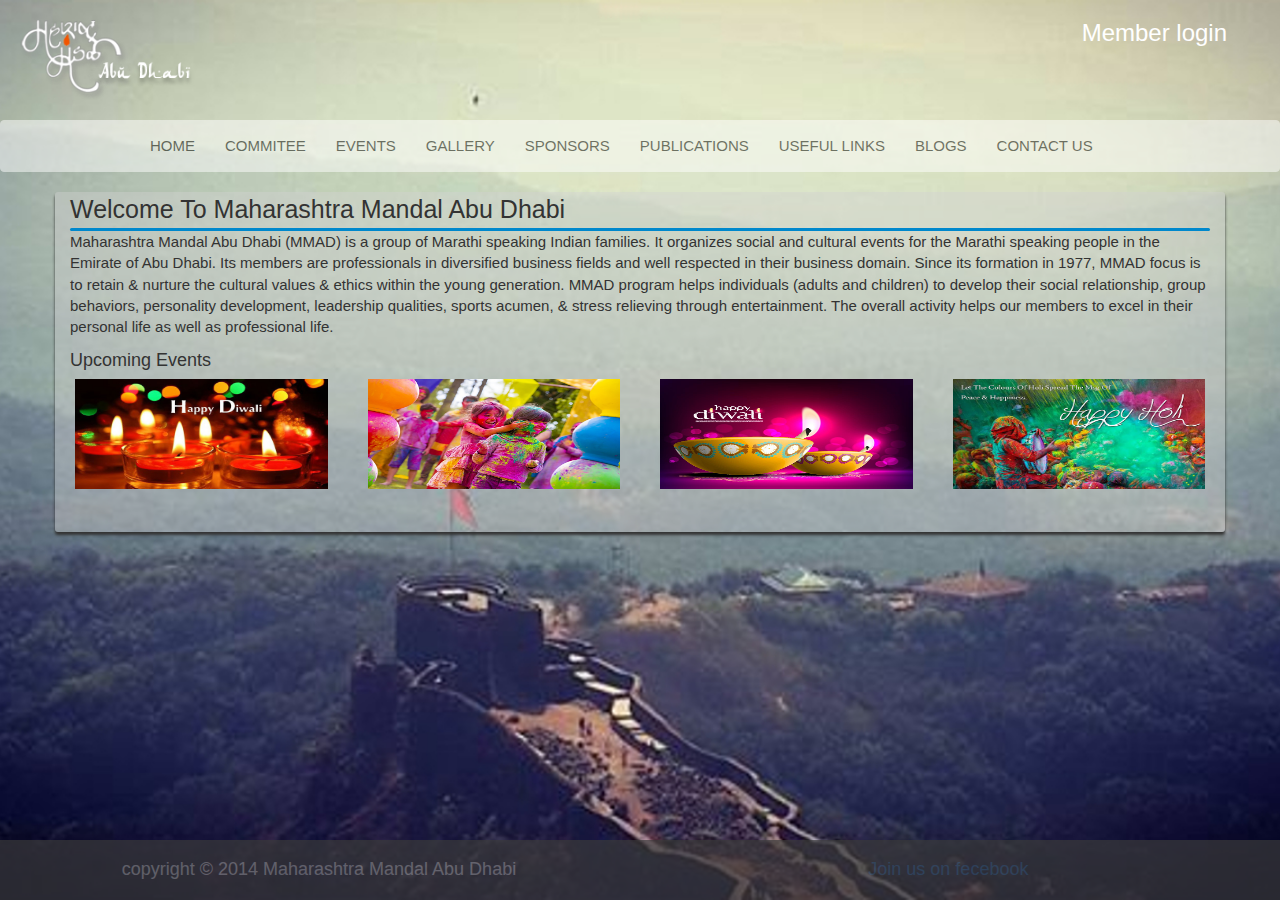
<file: app/index.html>
<!DOCTYPE html>
<html lang="en">
    <head>
        <meta charset="UTF-8">
        <meta name="viewport" content="width=device-width, initial-scale=1">
        <title>MMAd</title>
    </head>
    <link rel="stylesheet" href="bower_components/sweetalert/dist/sweetalert.css">
    <link rel="stylesheet" href="bower_components/bootstrap/dist/css/bootstrap.css">
    <link href="bower_components/bootstrap/dist/css/bootstrap.min.css" rel="stylesheet">
    <!-- MetisMenu CSS -->
    <link href="bower_components/metisMenu/dist/metisMenu.min.css" rel="stylesheet">
   <!-- <link href="bower_components/morrisjs/morris.css" rel="stylesheet">-->
    <!-- Custom Fonts -->
    <link href="bower_components/font-awesome/css/font-awesome.min.css" rel="stylesheet" type="text/css">
    <link href="styles/styles.css" rel="stylesheet" type="text/css">

   <!-- <link href="styles/animate.css" rel="stylesheet" type="text/css">-->

    <div class="appLoader" data-loading>
    </div>

    <body ng-app="MMADApp">

    <div ui-view>
    </div>

    <script type="text/javascript" src="http://ajax.googleapis.com/ajax/libs/jquery/1.7.1/jquery.min.js"></script>
    <script src="https://ajax.googleapis.com/ajax/libs/jquery/1.12.0/jquery.min.js"></script>

     <script src="bower_components/jquery/dist/jquery.js">
     </script>
    <script src="bower_components/angular/angular.js">
    </script>
    <script src="bower_components/angular-animate/angular-animate.js">
    </script>
    <script src="bower_components/angular-cookies/angular-cookies.js">
    </script>
    <script src="bower_components/angular-resource/angular-resource.js">
    </script>
    <script src="bower_components/angular-route/angular-route.js">
    </script>
    <script src="bower_components/angular-sanitize/angular-sanitize.js">
    </script>
    <script src="bower_components/angular-touch/angular-touch.js">
    </script>
    <script src="bower_components/angular-local-storage/dist/angular-local-storage.js">
    </script>
    <script src="bower_components/ngStorage/src/angularLocalStorage.js">
    </script>
    <script src="bower_components/angular-ui-router/release/angular-ui-router.js">
    </script>
    <script src="bower_components/sweetalert/dist/sweetalert.min.js">
    </script>
    <script src="scripts/ui-bootstrap-tpls-0.10.0.min.js"></script>

    <script src="scripts/app.js">
    </script>
    <script src="scripts/directive/navbar.js">
    </script>
    <script src="scripts/directive/loader.js">
    </script>
    <script src="scripts/service/ApiService.js">
    </script>
    <script src="scripts/Controller/MenuController.js">
    </script>
    <script src="scripts/Controller/EventCtrl.js">
    </script>
    <script src="scripts/Controller/LinkCtrl.js">
    </script>
    <script src="scripts/Controller/GalleryCtrl.js">
    </script>
    <script src="scripts/Controller/FeedbackCtrl.js">
    </script>
    <script src="scripts/Controller/CommiteeCtrl.js">
    </script>
    <script src="scripts/Controller/PublicationCtrl.js">
    </script>
    <script src="scripts/Controller/SponsorCtrl.js">
    </script>
   <script>
        $('.nav a').click(function(){
            $('.navbar-collapse').collapse('hide');

        });
    </script>

    <script>
        
        //       swal("Good job!", "You are registerd!", "success")
    </script>
    </body>
</html>
</file>
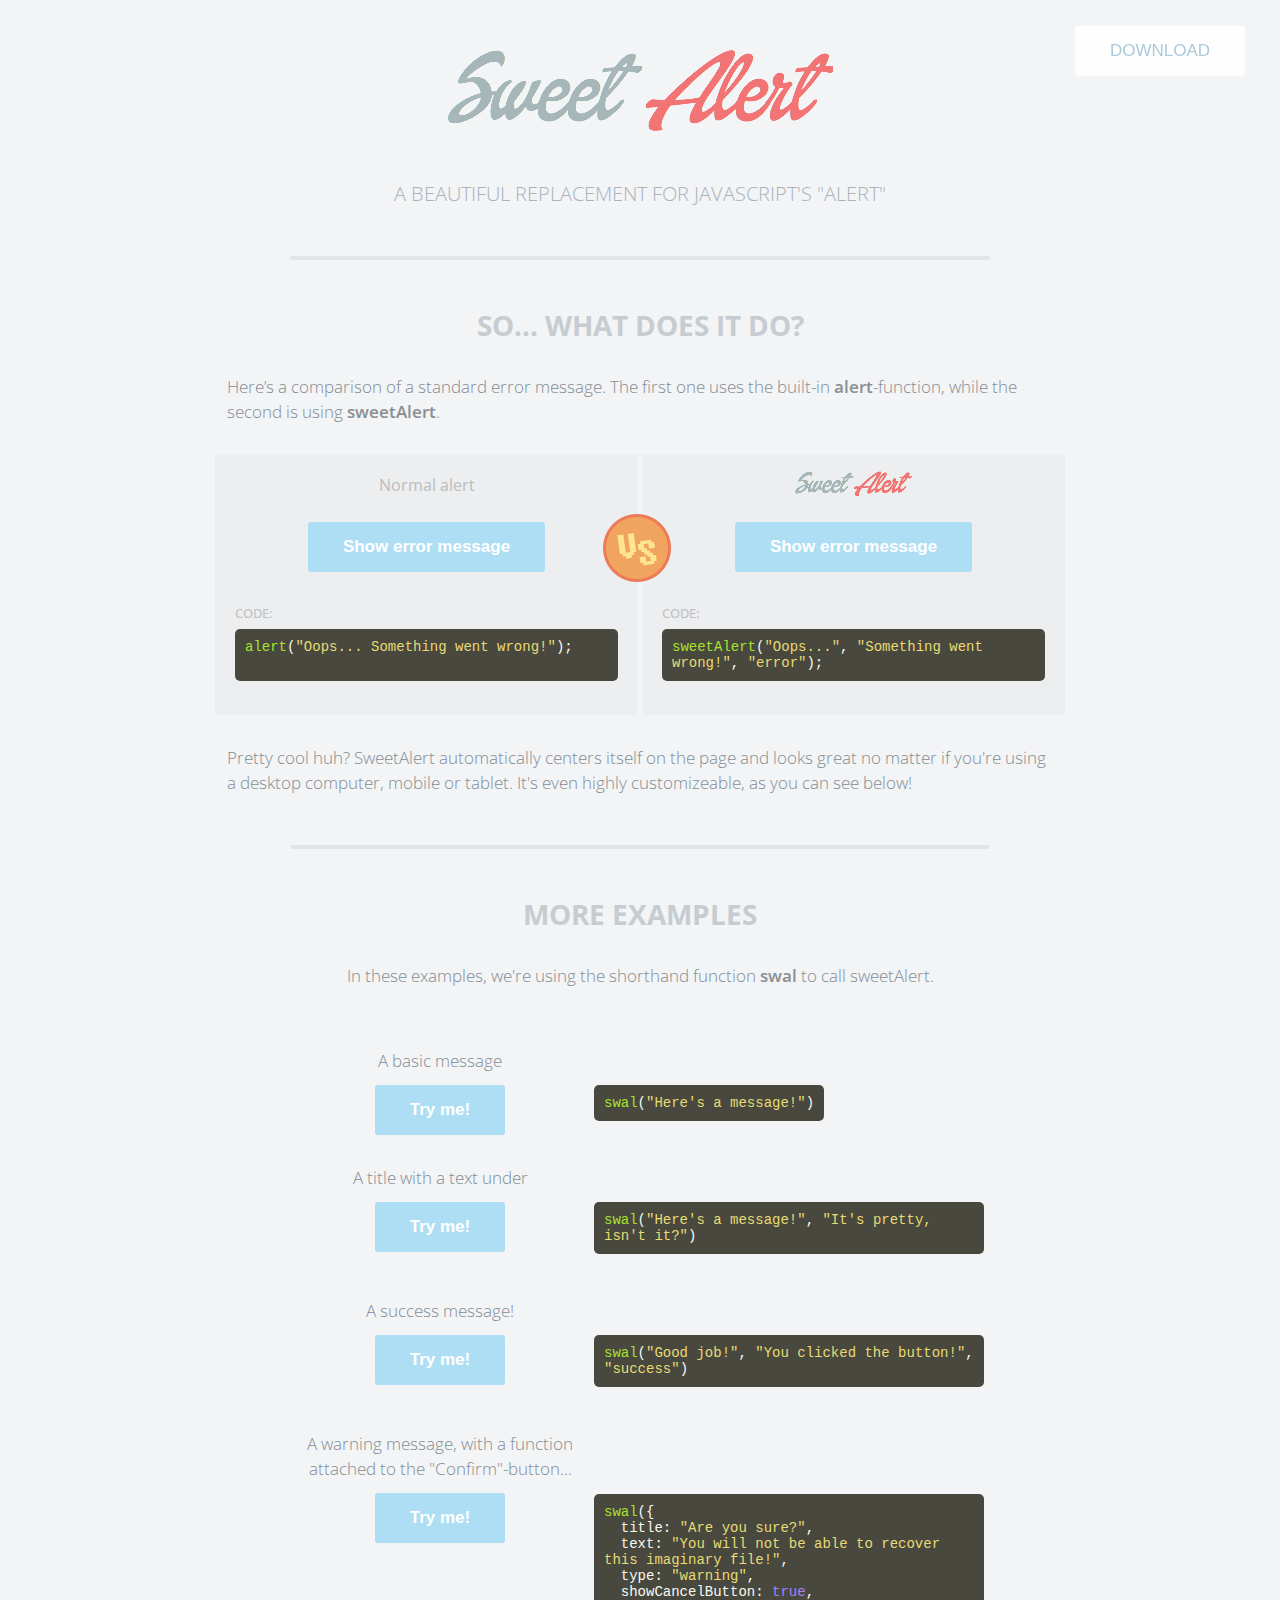
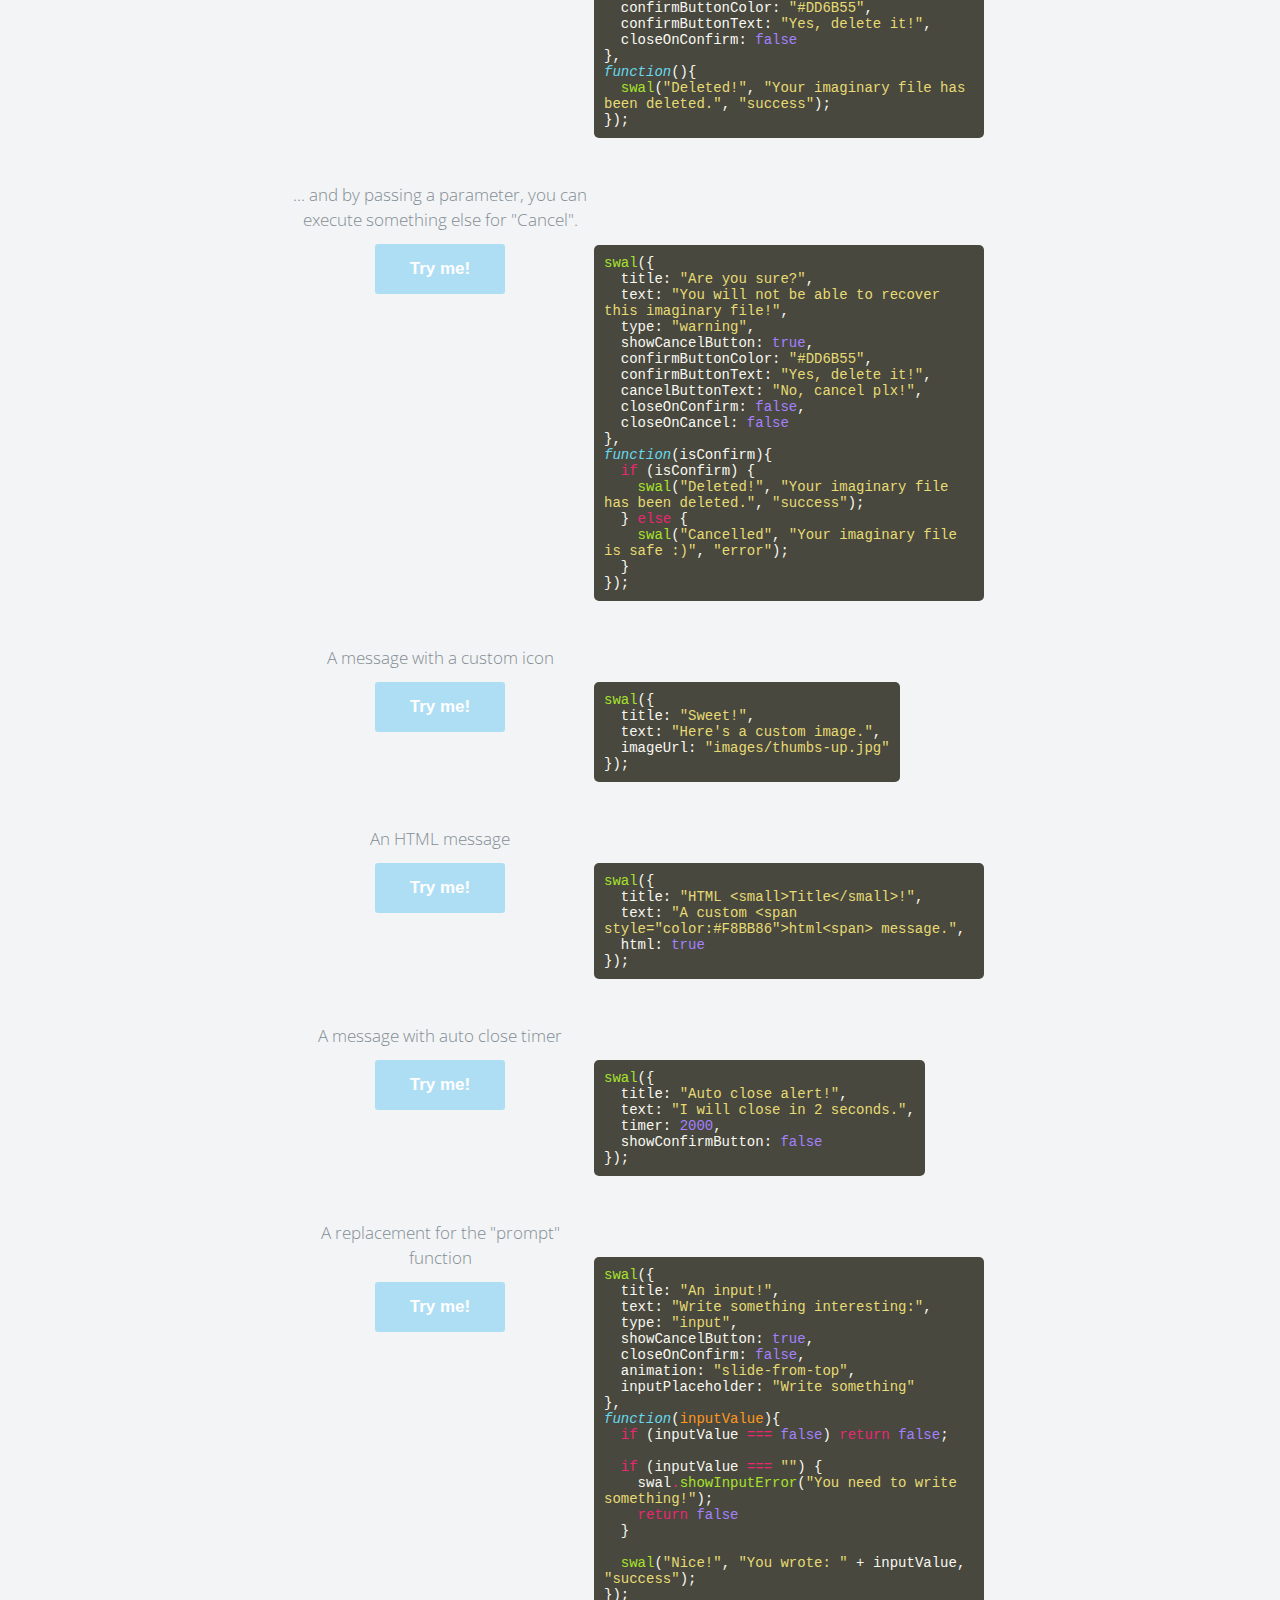
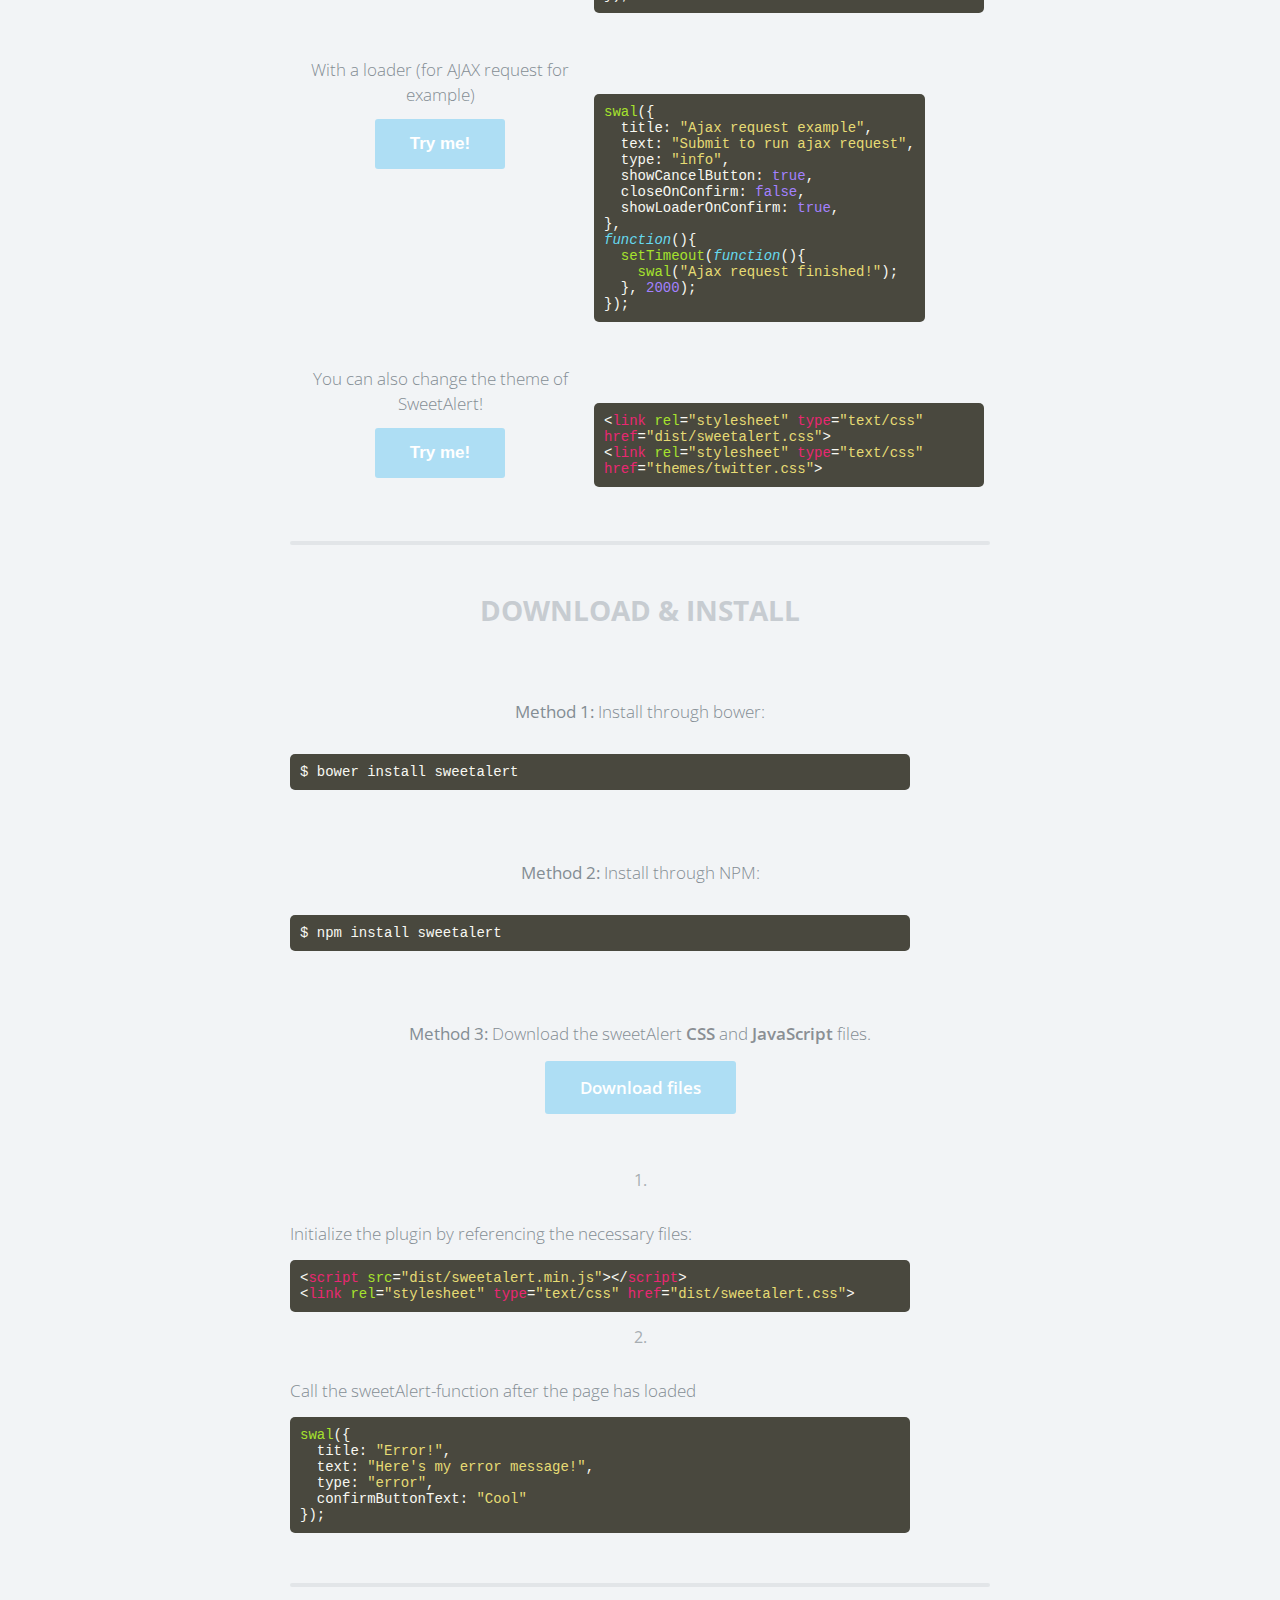
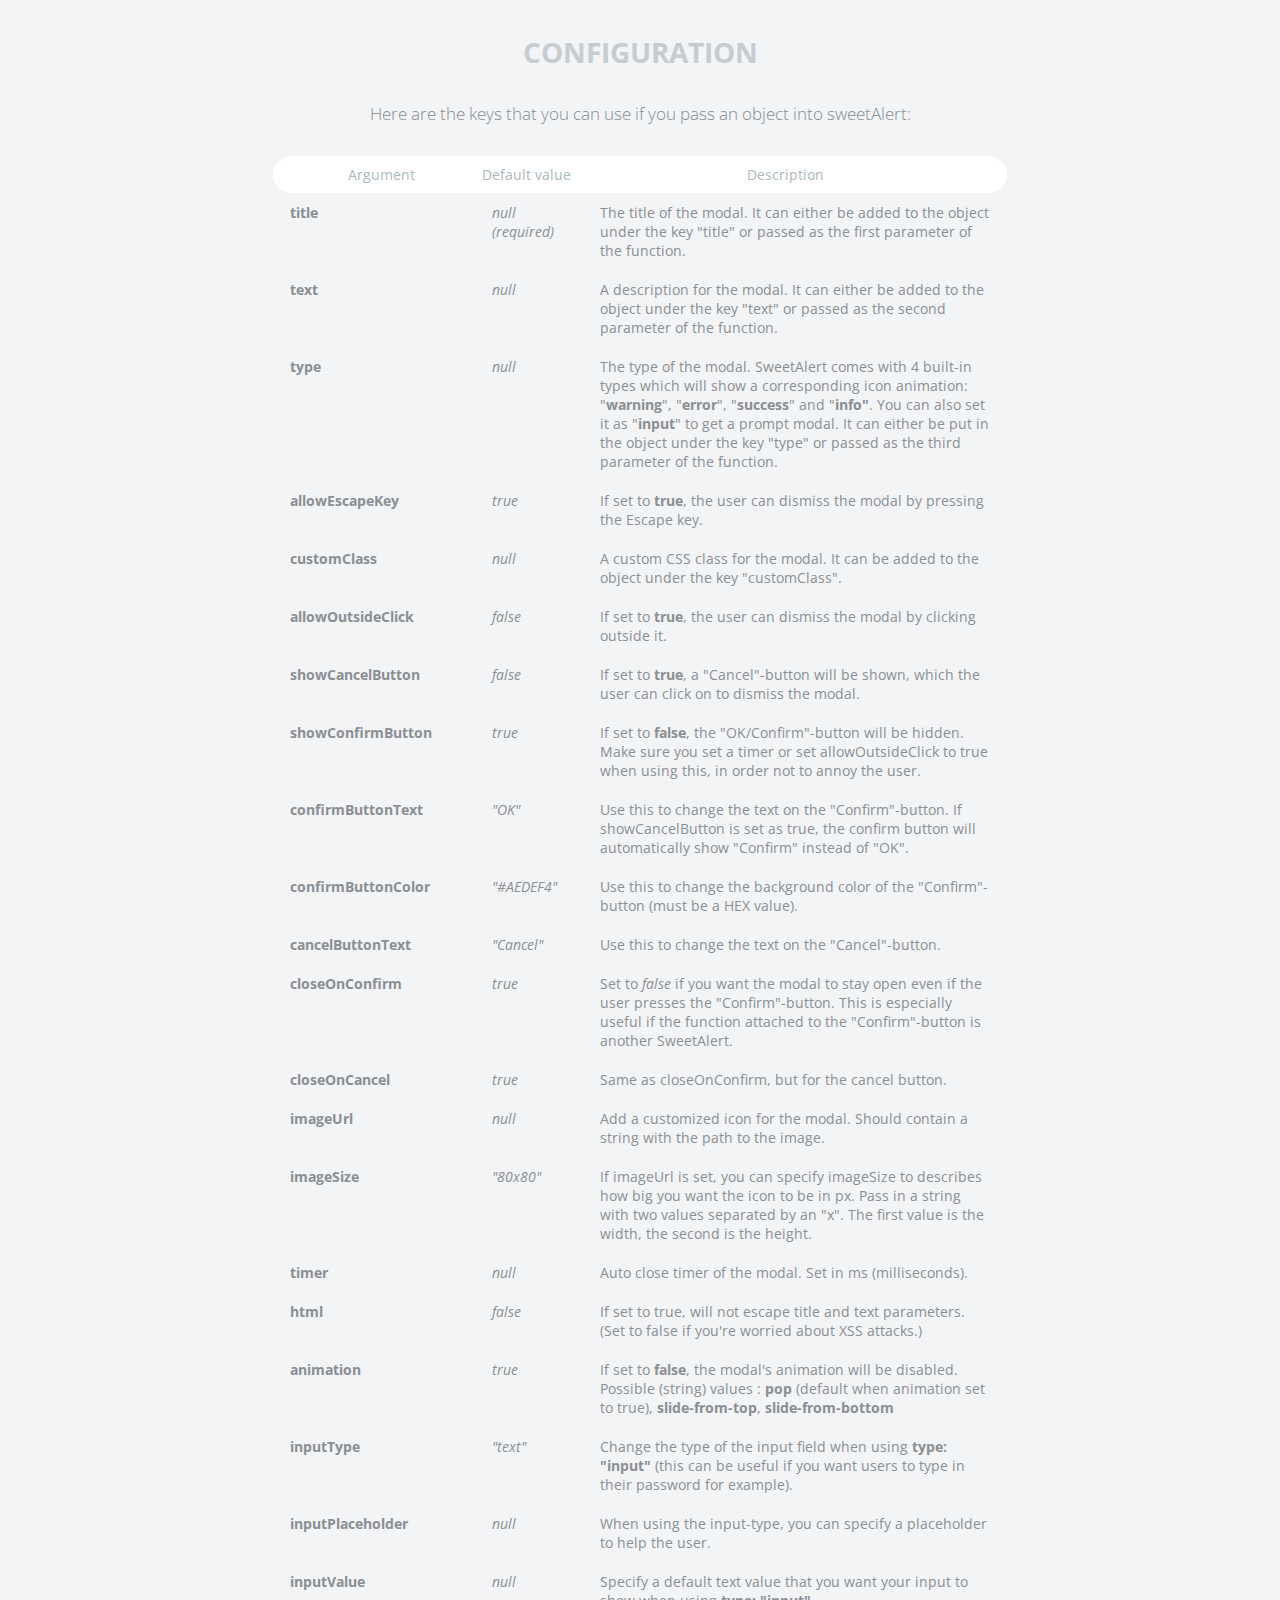
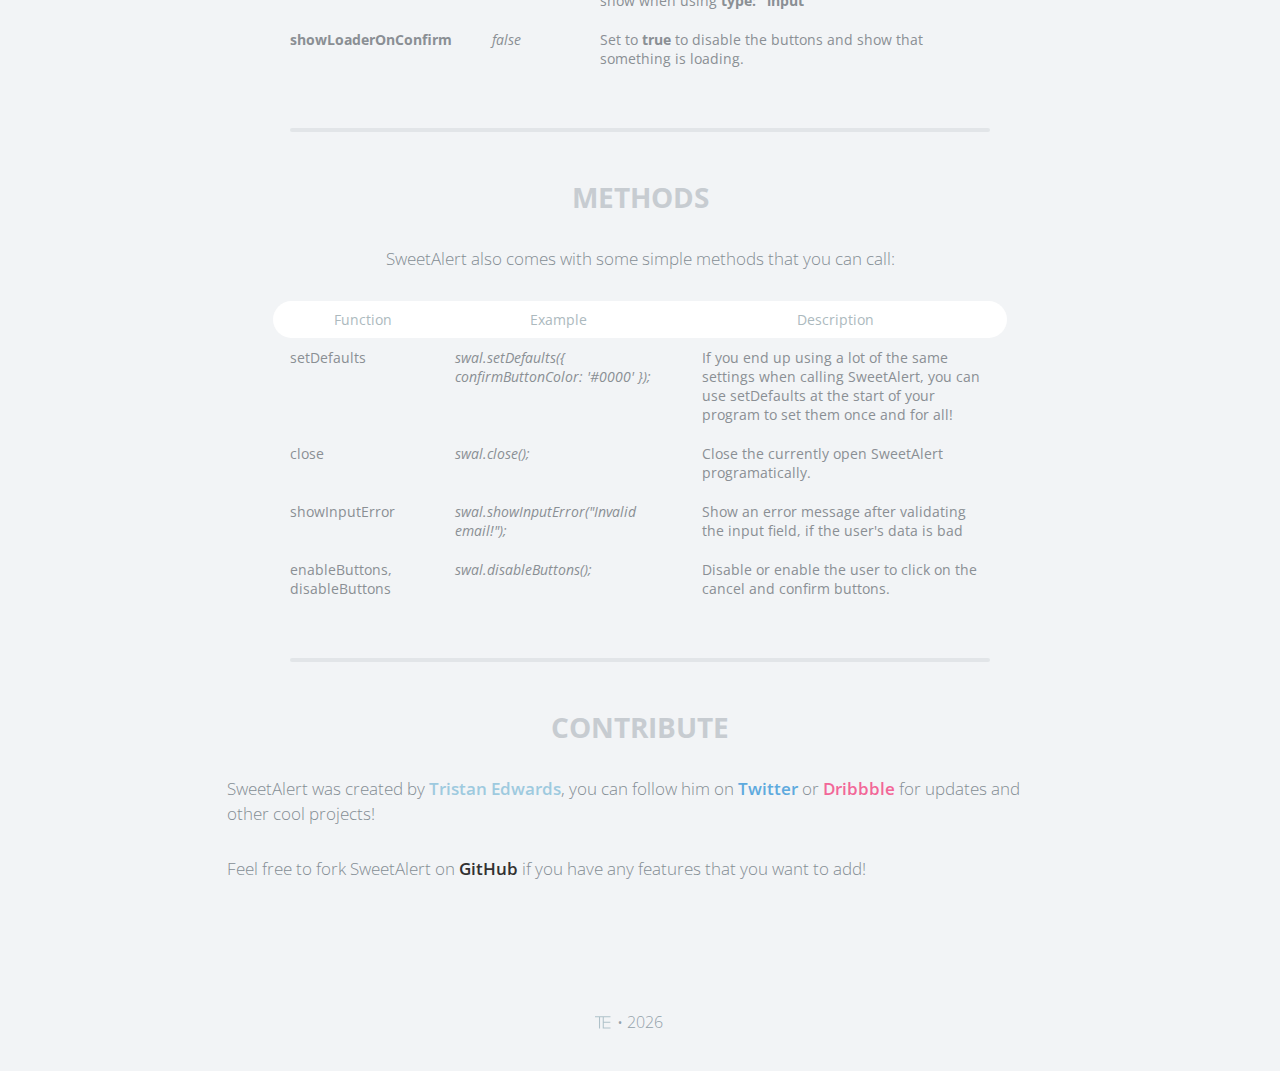
<file: app/bower_components/sweetalert/index.html>
<!doctype html>

<html>

<head>
  <meta charset="utf-8">
  <meta name="viewport" content="width=device-width, initial-scale=1, maximum-scale=1, user-scalable=0" />
  <title>SweetAlert</title>

  <link rel="stylesheet" href="example/example.css">
  <script src="https://code.jquery.com/jquery-2.1.3.min.js"></script>

  <!-- This is what you need -->
  <script src="dist/sweetalert-dev.js"></script>
  <link rel="stylesheet" href="dist/sweetalert.css">
  <!--.......................-->

</head>

<body>

<h1>Sweet Alert</h1>
<h2>A beautiful replacement for JavaScript's "Alert"</h2>
<button class="download">Download</button>

<!-- What does it do? -->
<h3>So... What does it do?</h3>
<p>Here’s a comparison of a standard error message. The first one uses the built-in <strong>alert</strong>-function, while the second is using <strong>sweetAlert</strong>.</p>

<div class="showcase normal">
	<h4>Normal alert</h4>
	<button>Show error message</button>

	<h5>Code:</h5>
	<pre><span class="attr">alert</span>(<span class="str">"Oops... Something went wrong!"</span>);

	</pre>

	<div class="vs-icon"></div>
</div>

<div class="showcase sweet">
	<h4>Sweet Alert</h4>
	<button>Show error message</button>

	<h5>Code:</h5>
	<pre><span class="attr">sweetAlert</span>(<span class="str">"Oops..."</span>, <span class="str">"Something went wrong!"</span>, <span class="str">"error"</span>);</pre>
</div>

<p>Pretty cool huh? SweetAlert automatically centers itself on the page and looks great no matter if you're using a desktop computer, mobile or tablet. It's even highly customizeable, as you can see below!</p>


<!-- Examples -->
<h3>More examples</h3>

<p class="center">In these examples, we're using the shorthand function <strong>swal</strong> to call sweetAlert.</p>

<ul class="examples">

	<li class="message">
		<div class="ui">
			<p>A basic message</p>
			<button>Try me!</button>
		</div>
		<pre><span class="attr">swal</span>(<span class="str">"Here's a message!"</span>)</pre>
	</li>

	<li class="title-text">
		<div class="ui">
			<p>A title with a text under</p>
			<button>Try me!</button>
		</div>
		<pre><span class="attr">swal</span>(<span class="str">"Here's a message!"</span>, <span class="str">"It's pretty, isn't it?"</span>)</pre>
	</li>

	<li class="success">
		<div class="ui">
			<p>A success message!</p>
			<button>Try me!</button>
		</div>
		<pre><span class="attr">swal</span>(<span class="str">"Good job!"</span>, <span class="str">"You clicked the button!"</span>, <span class="str">"success"</span>)</pre>
	</li>

	<li class="warning confirm">
		<div class="ui">
			<p>A warning message, with a function attached to the "Confirm"-button...</p>
			<button>Try me!</button>
		</div>
		<pre><span class="attr">swal</span>({
&nbsp;&nbsp;title: <span class="str">"Are you sure?"</span>,
&nbsp;&nbsp;text: <span class="str">"You will not be able to recover this imaginary file!"</span>,
&nbsp;&nbsp;type: <span class="str">"warning"</span>,
&nbsp;&nbsp;showCancelButton: <span class="val">true</span>,
&nbsp;&nbsp;confirmButtonColor: <span class="str">"#DD6B55"</span>,
&nbsp;&nbsp;confirmButtonText: <span class="str">"Yes, delete it!"</span>,
&nbsp;&nbsp;closeOnConfirm: <span class="val">false</span>
},
<span class="func"><i>function</i></span>(){
&nbsp;&nbsp;<span class="attr">swal</span>(<span class="str">"Deleted!"</span>, <span class="str">"Your imaginary file has been deleted."</span>, <span class="str">"success"</span>);
});</pre>
	</li>

	<li class="warning cancel">
		<div class="ui">
			<p>... and by passing a parameter, you can execute something else for "Cancel".</p>
			<button>Try me!</button>
		</div>
		<pre><span class="attr">swal</span>({
&nbsp;&nbsp;title: <span class="str">"Are you sure?"</span>,
&nbsp;&nbsp;text: <span class="str">"You will not be able to recover this imaginary file!"</span>,
&nbsp;&nbsp;type: <span class="str">"warning"</span>,
&nbsp;&nbsp;showCancelButton: <span class="val">true</span>,
&nbsp;&nbsp;confirmButtonColor: <span class="str">"#DD6B55"</span>,
&nbsp;&nbsp;confirmButtonText: <span class="str">"Yes, delete it!"</span>,
&nbsp;&nbsp;cancelButtonText: <span class="str">"No, cancel plx!"</span>,
&nbsp;&nbsp;closeOnConfirm: <span class="val">false</span>,
&nbsp;&nbsp;closeOnCancel: <span class="val">false</span>
},
<span class="func"><i>function</i></span>(isConfirm){
&nbsp;&nbsp;<span class="tag">if</span> (isConfirm) {
&nbsp;&nbsp;&nbsp;&nbsp;<span class="attr">swal</span>(<span class="str">"Deleted!"</span>, <span class="str">"Your imaginary file has been deleted."</span>, <span class="str">"success"</span>);
&nbsp;&nbsp;} <span class="tag">else</span> {
	&nbsp;&nbsp;&nbsp;&nbsp;<span class="attr">swal</span>(<span class="str">"Cancelled"</span>, <span class="str">"Your imaginary file is safe :)"</span>, <span class="str">"error"</span>);
&nbsp;&nbsp;}
});</pre>
	</li>

	<li class="custom-icon">
		<div class="ui">
			<p>A message with a custom icon</p>
			<button>Try me!</button>
		</div>
		<pre><span class="attr">swal</span>({
&nbsp;&nbsp;title: <span class="str">"Sweet!"</span>,
&nbsp;&nbsp;text: <span class="str">"Here's a custom image."</span>,
&nbsp;&nbsp;imageUrl: <span class="str">"images/thumbs-up.jpg"</span>
});</pre>
	</li>

	<li class="message-html">
		<div class="ui">
			<p>An HTML message</p>
			<button>Try me!</button>
		</div>
		<pre><span class="attr">swal</span>({
&nbsp;&nbsp;title: <span class="str">"HTML &lt;small&gt;Title&lt;/small&gt;!"</span>,
&nbsp;&nbsp;text: <span class="str">"A custom &lt;span style="color:#F8BB86"&gt;html&lt;span&gt; message."</span>,
&nbsp;&nbsp;html: <span class="val">true</span>
});</pre>
	</li>

	<li class="timer">
		<div class="ui">
			<p>A message with auto close timer</p>
			<button>Try me!</button>
		</div>
		<pre><span class="attr">swal</span>({
&nbsp;&nbsp;title: <span class="str">"Auto close alert!"</span>,
&nbsp;&nbsp;text: <span class="str">"I will close in 2 seconds."</span>,
&nbsp;&nbsp;timer: <span class="val">2000</span>,
&nbsp;&nbsp;showConfirmButton: <span class="val">false</span>
});</pre>
	</li>


	<li class="input">
		<div class="ui">
			<p>A replacement for the "prompt" function</p>
			<button>Try me!</button>
		</div>
		<pre><span class="attr">swal</span>({
&nbsp;&nbsp;title: <span class="str">"An input!"</span>,
&nbsp;&nbsp;text: <span class="str">"Write something interesting:"</span>,
&nbsp;&nbsp;type: <span class="str">"input"</span>,
&nbsp;&nbsp;showCancelButton: <span class="val">true</span>,
&nbsp;&nbsp;closeOnConfirm: <span class="val">false</span>,
&nbsp;&nbsp;animation: <span class="str">"slide-from-top"</span>,
&nbsp;&nbsp;inputPlaceholder: <span class="str">"Write something"</span>
},
<span class="func"><i>function</i></span>(<span class="arg">inputValue</span>){
&nbsp;&nbsp;<span class="tag">if</span> (inputValue <span class="tag">===</span> <span class="val">false</span>) <span class="tag">return</span> <span class="val">false</span>;
&nbsp;&nbsp;
&nbsp;&nbsp;<span class="tag">if</span> (inputValue <span class="tag">===</span> <span class="str">""</span>) {
&nbsp;&nbsp;&nbsp;&nbsp;swal<span class="tag">.</span><span class="attr">showInputError</span>(<span class="str">"You need to write something!"</span>);
&nbsp;&nbsp;&nbsp;&nbsp;<span class="tag">return</span> <span class="val">false</span>
&nbsp;&nbsp;}
&nbsp;&nbsp;
&nbsp;&nbsp;<span class="attr">swal</span>(<span class="str">"Nice!"</span>, <span class="str">"You wrote: "</span> + inputValue, <span class="str">"success"</span>);
});</pre>
	</li>

  <li class="ajax">
    <div class="ui">
			<p>With a loader (for AJAX request for example)</p>
			<button>Try me!</button>
		</div>
		<pre><span class="attr">swal</span>({
&nbsp;&nbsp;title: <span class="str">"Ajax request example"</span>,
&nbsp;&nbsp;text: <span class="str">"Submit to run ajax request"</span>,
&nbsp;&nbsp;type: <span class="str">"info"</span>,
&nbsp;&nbsp;showCancelButton: <span class="val">true</span>,
&nbsp;&nbsp;closeOnConfirm: <span class="val">false</span>,
&nbsp;&nbsp;showLoaderOnConfirm: <span class="val">true</span>,
},
<span class="func"><i>function</i></span>(){
&nbsp;&nbsp;<span class="attr">setTimeout</span>(<span class="func"><i>function</i></span>(){
&nbsp;&nbsp;&nbsp;&nbsp;<span class="attr">swal</span>(<span class="str">"Ajax request finished!"</span>);
&nbsp;&nbsp;}, <span class="val">2000</span>);
});</pre>
	</li>

	<li class="theme">
		<div class="ui">
			<p>You can also change the theme of SweetAlert!</p>
			<button>Try me!</button>
		</div>
		<pre>&lt;<span class="tag">link</span> <span class="attr">rel</span>=<span class="str">"stylesheet"</span> <span class="tag">type</span>=<span class="str">"text/css"</span> <span class="tag">href</span>=<span class="str">"dist/sweetalert.css"</span>&gt;
			&lt;<span class="tag">link</span> <span class="attr">rel</span>=<span class="str">"stylesheet"</span> <span class="tag">type</span>=<span class="str">"text/css"</span> <span class="tag">href</span>=<span class="str">"themes/twitter.css"</span>&gt;</pre>
	</li>

</ul>


<!-- Download & Install -->
<h3 id="download-section">Download & install</h3>

<div class="center-container">
	<p class="center"><b>Method 1:</b> Install through bower:</p>
	<pre class="center">$ bower install sweetalert</pre>
</div>

<div class="center-container">
	<p class="center"><b>Method 2:</b> Install through NPM:</p>
	<pre class="center">$ npm install sweetalert</pre>
</div>

<p class="center"><b>Method 3:</b> Download the sweetAlert <strong>CSS</strong> and <strong>JavaScript</strong> files.</p>

<a class="button" href="https://github.com/t4t5/sweetalert/archive/master.zip" download>Download files</a>

<ol>
	<li>
		<p>Initialize the plugin by referencing the necessary files:</p>
		<pre>&lt;<span class="tag">script</span> <span class="attr">src</span>=<span class="str">"dist/sweetalert.min.js"</span>&gt;&lt;/<span class="tag">script</span>&gt;
&lt;<span class="tag">link</span> <span class="attr">rel</span>=<span class="str">"stylesheet"</span> <span class="tag">type</span>=<span class="str">"text/css"</span> <span class="tag">href</span>=<span class="str">"dist/sweetalert.css"</span>&gt;</pre>
	</li>

	<li>
		<p>Call the sweetAlert-function after the page has loaded</p>
		<pre><span class="attr">swal</span>({
&nbsp;&nbsp;title: <span class="str">"Error!"</span>,
&nbsp;&nbsp;text: <span class="str">"Here's my error message!"</span>,
&nbsp;&nbsp;type: <span class="str">"error"</span>,
&nbsp;&nbsp;confirmButtonText: <span class="str">"Cool"</span>
});
</pre>
	</li>
</ol>



<!-- Configuration -->
<h3>Configuration</h3>

<p class="center">Here are the keys that you can use if you pass an object into sweetAlert:</p>

<table>
	<tr class="titles">
		<th>
			<div class="border-left"></div>
			Argument
		</th>
		<th>Default value</th>
		<th>
			<div class="border-right"></div>
			Description
		</th>
	</tr>
	<tr>
		<td><b>title</b></td>
		<td><i>null (required)</i></td>
		<td>The title of the modal. It can either be added to the object under the key "title" or passed as the first parameter of the function.</td>
	</tr>
	<tr>
		<td><b>text</b></td>
		<td><i>null</i></td>
		<td>A description for the modal. It can either be added to the object under the key "text" or passed as the second parameter of the function.</td>
	</tr>
	<tr>
		<td><b>type</b></td>
		<td><i>null</i></td>
		<td>The type of the modal. SweetAlert comes with 4 built-in types which will show a corresponding icon animation: "<strong>warning</strong>", "<strong>error</strong>", "<strong>success</strong>" and "<strong>info"</strong>. You can also set it as "<strong>input</strong>" to get a prompt modal. It can either be put in the object under the key "type" or passed as the third parameter of the function.</td>
	</tr>
    <tr>
      <td><b>allowEscapeKey</b></td>
      <td><i>true</i></td>
      <td>If set to <strong>true</strong>, the user can dismiss the modal by pressing the Escape key.</td>
    </tr>
	<tr>
		<td><b>customClass</b></td>
		<td><i>null</i></td>
		<td>A custom CSS class for the modal. It can be added to the object under the key "customClass".</td>
	</tr>
	<tr>
		<td><b>allowOutsideClick</b></td>
		<td><i>false</i></td>
		<td>If set to <strong>true</strong>, the user can dismiss the modal by clicking outside it.</td>
	</tr>
	<tr>
		<td><b>showCancelButton</b></td>
		<td><i>false</i></td>
		<td>If set to <strong>true</strong>, a "Cancel"-button will be shown, which the user can click on to dismiss the modal.</td>
	</tr>
	<tr>
		<td><b>showConfirmButton</b></td>
		<td><i>true</i></td>
		<td>If set to <strong>false</strong>, the "OK/Confirm"-button will be hidden. Make sure you set a timer or set allowOutsideClick to true when using this, in order not to annoy the user.</td>
	</tr>
	<tr>
		<td><b>confirmButtonText</b></td>
		<td><i>"OK"</i></td>
		<td>Use this to change the text on the "Confirm"-button. If showCancelButton is set as true, the confirm button will automatically show "Confirm" instead of "OK".</td>
	</tr>
	<tr>
		<td><b>confirmButtonColor</b></td>
		<td><i>"#AEDEF4"</i></td>
		<td>Use this to change the background color of the "Confirm"-button (must be a HEX value).</td>
	</tr>
	<tr>
		<td><b>cancelButtonText</b></td>
		<td><i>"Cancel"</i></td>
		<td>Use this to change the text on the "Cancel"-button.</td>
	</tr>
	<tr>
		<td><b>closeOnConfirm</b></td>
		<td><i>true</i></td>
		<td>Set to <i>false</i> if you want the modal to stay open even if the user presses the "Confirm"-button. This is especially useful if the function attached to the "Confirm"-button is another SweetAlert.</td>
	</tr>
	<tr>
		<td><b>closeOnCancel</b></td>
		<td><i>true</i></td>
		<td>Same as closeOnConfirm, but for the cancel button.</td>
	</tr>
	<tr>
		<td><b>imageUrl</b></td>
		<td><i>null</i></td>
		<td>Add a customized icon for the modal. Should contain a string with the path to the image.</td>
	</tr>
	<tr>
		<td><b>imageSize</b></td>
		<td><i>"80x80"</i></td>
		<td>If imageUrl is set, you can specify imageSize to describes how big you want the icon to be in px. Pass in a string with two values separated by an "x". The first value is the width, the second is the height.</td>
	</tr>
	<tr>
		<td><b>timer</b></td>
		<td><i>null</i></td>
		<td>Auto close timer of the modal. Set in ms (milliseconds).</td>
	</tr>
	<tr>
		<td><b>html</b></td>
		<td><i>false</i></td>
		<td>If set to true, will not escape title and text parameters. (Set to false if you're worried about XSS attacks.)</td>
	</tr>
	<tr>
		<td><b>animation</b></td>
		<td><i>true</i></td>
		<td>If set to <strong>false</strong>, the modal's animation will be disabled. Possible (string) values : <strong>pop</strong> (default when animation set to true), <strong>slide-from-top</strong>, <strong>slide-from-bottom</strong></td>
	</tr>
	<tr>
		<td><b>inputType</b></td>
		<td><i>"text"</i></td>
		<td>Change the type of the input field when using <strong>type: "input"</strong> (this can be useful if you want users to type in their password for example).</td>
	</tr>
	<tr>
		<td><b>inputPlaceholder</b></td>
		<td><i>null</i></td>
		<td>When using the input-type, you can specify a placeholder to help the user.</td>
	</tr>
	<tr>
		<td><b>inputValue</b></td>
		<td><i>null</i></td>
		<td>Specify a default text value that you want your input to show when using <strong>type: "input"</strong></td>
	</tr>
	<tr>
		<td><b>showLoaderOnConfirm</b></td>
		<td><i>false</i></td>
    <td>Set to <strong>true</strong> to disable the buttons and show that something is loading.</td>
	</tr>
</table>


<!-- Methods -->
<h3>Methods</h3>

<p class="center">SweetAlert also comes with some simple methods that you can call:</p>

<table>
	<tr class="titles">
		<th>
			<div class="border-left"></div>
			Function
		</th>
		<th>Example</th>
		<th>
			<div class="border-right"></div>
			Description
		</th>
	</tr>
	<tr>
		<td>setDefaults</td>
		<td><i>swal.setDefaults({ confirmButtonColor: '#0000' });</i></td>
		<td>If you end up using a lot of the same settings when calling SweetAlert, you can use setDefaults at the start of your program to set them once and for all!</td>
	</tr>
	<tr>
		<td>close</td>
		<td><i>swal.close();</i></td>
		<td>Close the currently open SweetAlert programatically.</td>
	</tr>
	<tr>
		<td>showInputError</td>
		<td><i>swal.showInputError("Invalid email!");</i></td>
		<td>Show an error message after validating the input field, if the user's data is bad</td>
	</tr>
	<tr>
		<td>enableButtons, disableButtons</td>
		<td><i>swal.disableButtons();</i></td>
		<td>Disable or enable the user to click on the cancel and confirm buttons.</td>
	</tr>
</table>



<!-- Contribute -->
<h3>Contribute</h3>
<p>SweetAlert was created by <a href="http://tristanedwards.me" target="_blank">Tristan Edwards</a>, you can follow him on <a href="https://twitter.com/t4t5" target="_blank" class="twitter">Twitter</a> or <a href="https://dribbble.com/tristanedwards" target="_blank" class="dribbble">Dribbble</a> for updates and other cool projects!</p>
<p>Feel free to fork SweetAlert on <a href="https://github.com/t4t5/sweetalert" class="github">GitHub</a> if you have any features that you want to add!</p>


<footer>
	<span class="te-logo">TE</span> • <script>document.write(new Date().getFullYear())</script>
</footer>


<script>

document.querySelector('button.download').onclick = function(){
	$("html, body").animate({ scrollTop: $("#download-section").offset().top }, 1000);
};

document.querySelector('.showcase.normal button').onclick = function(){
	alert("Oops... Something went wrong!");
};

document.querySelector('.showcase.sweet button').onclick = function(){
	swal("Oops...", "Something went wrong!", "error");
};

document.querySelector('ul.examples li.message button').onclick = function(){
	swal("Here's a message!");
};

document.querySelector('ul.examples li.timer button').onclick = function(){
	swal({
		title: "Auto close alert!",
		text: "I will close in 2 seconds.",
		timer: 2000,
		showConfirmButton: false
	});
};

document.querySelector('ul.examples li.title-text button').onclick = function(){
	swal("Here's a message!", "It's pretty, isn't it?");
};

document.querySelector('ul.examples li.success button').onclick = function(){
	swal("Good job!", "You clicked the button!", "success");
};

document.querySelector('ul.examples li.warning.confirm button').onclick = function(){
	swal({
		title: "Are you sure?",
		text: "You will not be able to recover this imaginary file!",
		type: "warning",
		showCancelButton: true,
		confirmButtonColor: '#DD6B55',
		confirmButtonText: 'Yes, delete it!',
		closeOnConfirm: false
	},
	function(){
		swal("Deleted!", "Your imaginary file has been deleted!", "success");
	});
};

document.querySelector('ul.examples li.warning.cancel button').onclick = function(){
	swal({
		title: "Are you sure?",
		text: "You will not be able to recover this imaginary file!",
		type: "warning",
		showCancelButton: true,
		confirmButtonColor: '#DD6B55',
		confirmButtonText: 'Yes, delete it!',
		cancelButtonText: "No, cancel plx!",
		closeOnConfirm: false,
		closeOnCancel: false
	},
	function(isConfirm){
    if (isConfirm){
      swal("Deleted!", "Your imaginary file has been deleted!", "success");
    } else {
      swal("Cancelled", "Your imaginary file is safe :)", "error");
    }
	});
};

document.querySelector('ul.examples li.custom-icon button').onclick = function(){
	swal({
		title: "Sweet!",
		text: "Here's a custom image.",
		imageUrl: 'example/images/thumbs-up.jpg'
	});
};

document.querySelector('ul.examples li.message-html button').onclick = function(){
	swal({
		title: "HTML <small>Title</small>!",
		text: 'A custom <span style="color:#F8BB86">html<span> message.',
		html: true
	});
};

document.querySelector('ul.examples li.input button').onclick = function(){
	swal({
		title: "An input!",
		text: 'Write something interesting:',
		type: 'input',
		showCancelButton: true,
		closeOnConfirm: false,
		animation: "slide-from-top",
		inputPlaceholder: "Write something",
	},
	function(inputValue){
		if (inputValue === false) return false;

		if (inputValue === "") {
			swal.showInputError("You need to write something!");
			return false;
		}
    
		swal("Nice!", 'You wrote: ' + inputValue, "success");

	});
};

document.querySelector('ul.examples li.theme button').onclick = function() {
	swal({
		title: "Themes!",
		text: "Here's the Twitter theme for SweetAlert!",
		confirmButtonText: "Cool!",
		customClass: 'twitter'
	});
};

document.querySelector('ul.examples li.ajax button').onclick = function() {
  swal({
    title: 'Ajax request example',
    text: 'Submit to run ajax request',
    type: 'info',
    showCancelButton: true,
    closeOnConfirm: false,
    showLoaderOnConfirm: true,
  }, function(){
    setTimeout(function() {
      swal('Ajax request finished!');
    }, 2000);
  });
};

</script>



</body>

</html>
</file>
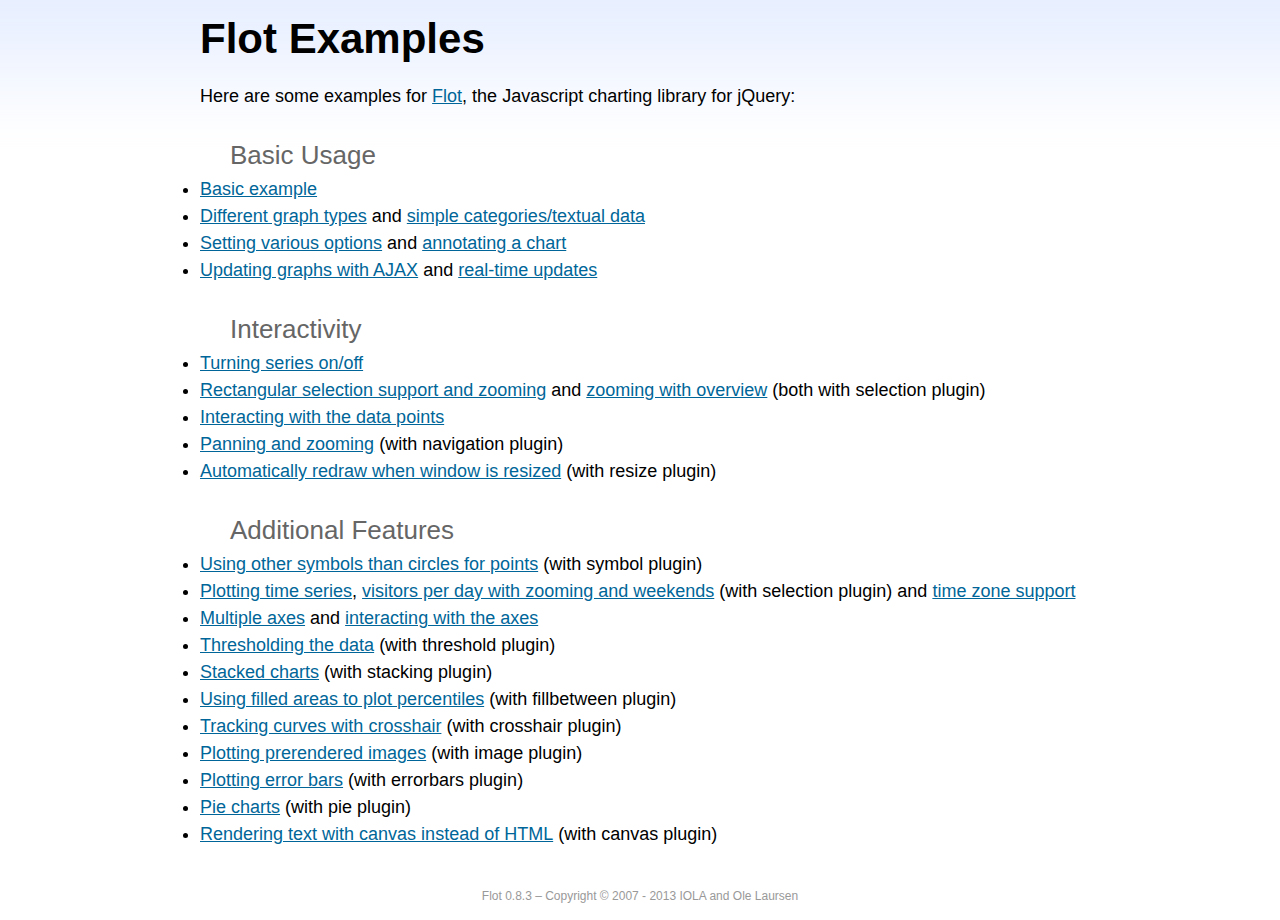
<file: app/bower_components/flot/examples/index.html>
<!DOCTYPE html PUBLIC "-//W3C//DTD HTML 4.01//EN" "http://www.w3.org/TR/html4/strict.dtd">
<html>
<head>
	<meta http-equiv="Content-Type" content="text/html; charset=utf-8">
	<title>Flot Examples</title>
	<link href="examples.css" rel="stylesheet" type="text/css">
	<style>

	h3 {
		margin-top: 30px;
		margin-bottom: 5px;
	}

	</style>
	<script language="javascript" type="text/javascript" src="../jquery.js"></script>
	<script language="javascript" type="text/javascript" src="../jquery.flot.js"></script>
	<script type="text/javascript">

	$(function() {

		// Add the Flot version string to the footer

		$("#footer").prepend("Flot " + $.plot.version + " &ndash; ");
	});

	</script>
</head>
<body>

	<div id="header">
		<h2>Flot Examples</h2>
	</div>

	<div id="content">

		<p>Here are some examples for <a href="http://www.flotcharts.org">Flot</a>, the Javascript charting library for jQuery:</p>

		<h3>Basic Usage</h3>

		<ul>
			<li><a href="basic-usage/index.html">Basic example</a></li>
			<li><a href="series-types/index.html">Different graph types</a> and <a href="categories/index.html">simple categories/textual data</a></li>
			<li><a href="basic-options/index.html">Setting various options</a> and <a href="annotating/index.html">annotating a chart</a></li>
			<li><a href="ajax/index.html">Updating graphs with AJAX</a> and <a href="realtime/index.html">real-time updates</a></li>
		</ul>

		<h3>Interactivity</h3>

		<ul>
			<li><a href="series-toggle/index.html">Turning series on/off</a></li>
			<li><a href="selection/index.html">Rectangular selection support and zooming</a> and <a href="zooming/index.html">zooming with overview</a> (both with selection plugin)</li>
			<li><a href="interacting/index.html">Interacting with the data points</a></li>
			<li><a href="navigate/index.html">Panning and zooming</a> (with navigation plugin)</li>
			<li><a href="resize/index.html">Automatically redraw when window is resized</a> (with resize plugin)</li>
		</ul>

		<h3>Additional Features</h3>

		<ul>
			<li><a href="symbols/index.html">Using other symbols than circles for points</a> (with symbol plugin)</li>
			<li><a href="axes-time/index.html">Plotting time series</a>, <a href="visitors/index.html">visitors per day with zooming and weekends</a> (with selection plugin) and <a href="axes-time-zones/index.html">time zone support</a></li>
			<li><a href="axes-multiple/index.html">Multiple axes</a> and <a href="axes-interacting/index.html">interacting with the axes</a></li>
			<li><a href="threshold/index.html">Thresholding the data</a> (with threshold plugin)</li>
			<li><a href="stacking/index.html">Stacked charts</a> (with stacking plugin)</li>
			<li><a href="percentiles/index.html">Using filled areas to plot percentiles</a> (with fillbetween plugin)</li>
			<li><a href="tracking/index.html">Tracking curves with crosshair</a> (with crosshair plugin)</li>
			<li><a href="image/index.html">Plotting prerendered images</a> (with image plugin)</li>
			<li><a href="series-errorbars/index.html">Plotting error bars</a> (with errorbars plugin)</li>
			<li><a href="series-pie/index.html">Pie charts</a> (with pie plugin)</li>
			<li><a href="canvas/index.html">Rendering text with canvas instead of HTML</a> (with canvas plugin)</li>
		</ul>

	</div>

	<div id="footer">
		Copyright &copy; 2007 - 2013 IOLA and Ole Laursen
	</div>

</body>
</html>
</file>
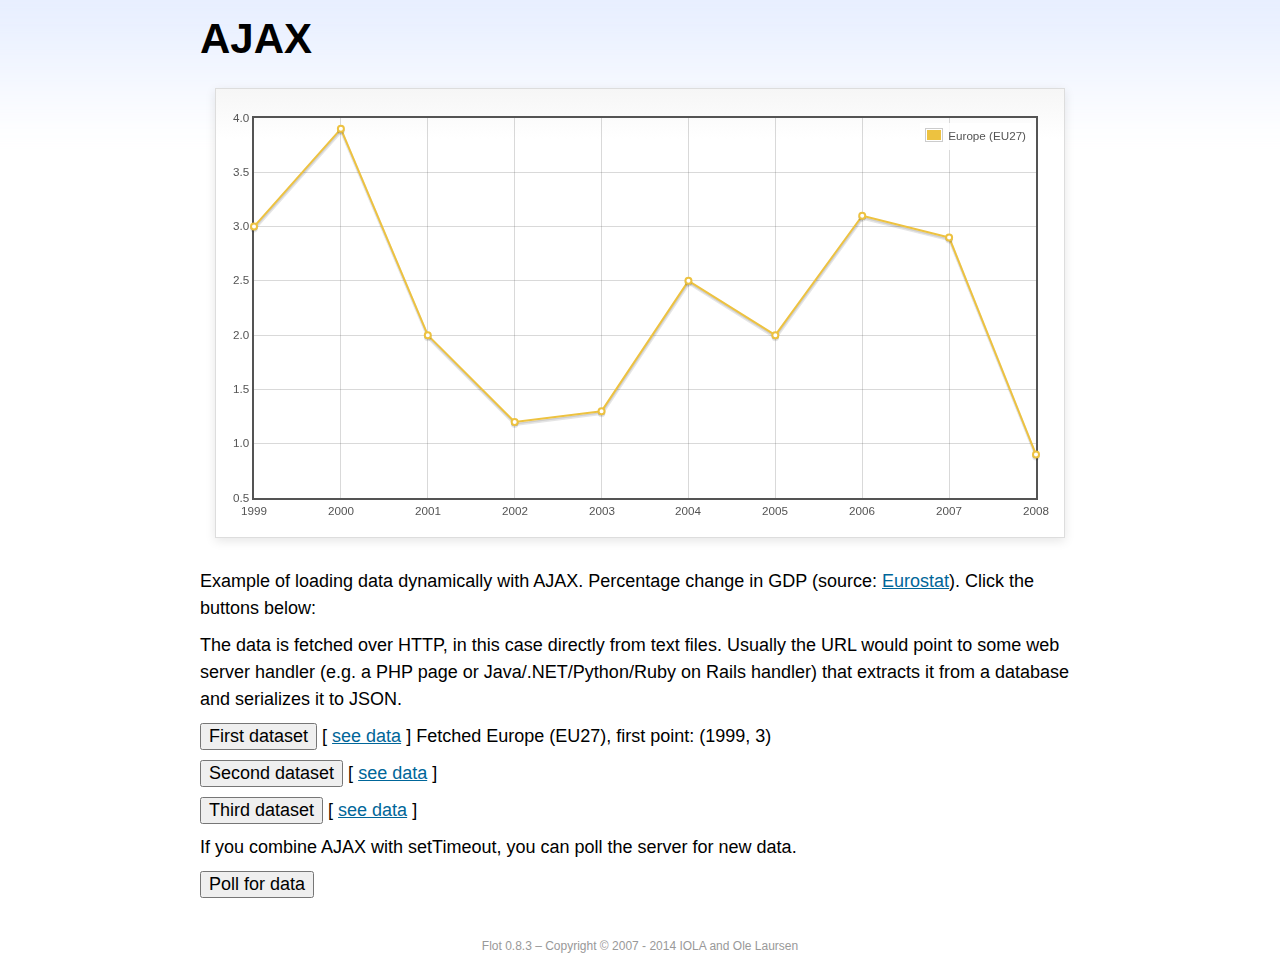
<file: app/bower_components/flot/examples/ajax/index.html>
<!DOCTYPE html PUBLIC "-//W3C//DTD HTML 4.01//EN" "http://www.w3.org/TR/html4/strict.dtd">
<html>
<head>
	<meta http-equiv="Content-Type" content="text/html; charset=utf-8">
	<title>Flot Examples: AJAX</title>
	<link href="../examples.css" rel="stylesheet" type="text/css">
	<!--[if lte IE 8]><script language="javascript" type="text/javascript" src="../../excanvas.min.js"></script><![endif]-->
	<script language="javascript" type="text/javascript" src="../../jquery.js"></script>
	<script language="javascript" type="text/javascript" src="../../jquery.flot.js"></script>
	<script type="text/javascript">

	$(function() {

		var options = {
			lines: {
				show: true
			},
			points: {
				show: true
			},
			xaxis: {
				tickDecimals: 0,
				tickSize: 1
			}
		};

		var data = [];

		$.plot("#placeholder", data, options);

		// Fetch one series, adding to what we already have

		var alreadyFetched = {};

		$("button.fetchSeries").click(function () {

			var button = $(this);

			// Find the URL in the link right next to us, then fetch the data

			var dataurl = button.siblings("a").attr("href");

			function onDataReceived(series) {

				// Extract the first coordinate pair; jQuery has parsed it, so
				// the data is now just an ordinary JavaScript object

				var firstcoordinate = "(" + series.data[0][0] + ", " + series.data[0][1] + ")";
				button.siblings("span").text("Fetched " + series.label + ", first point: " + firstcoordinate);

				// Push the new data onto our existing data array

				if (!alreadyFetched[series.label]) {
					alreadyFetched[series.label] = true;
					data.push(series);
				}

				$.plot("#placeholder", data, options);
			}

			$.ajax({
				url: dataurl,
				type: "GET",
				dataType: "json",
				success: onDataReceived
			});
		});

		// Initiate a recurring data update

		$("button.dataUpdate").click(function () {

			data = [];
			alreadyFetched = {};

			$.plot("#placeholder", data, options);

			var iteration = 0;

			function fetchData() {

				++iteration;

				function onDataReceived(series) {

					// Load all the data in one pass; if we only got partial
					// data we could merge it with what we already have.

					data = [ series ];
					$.plot("#placeholder", data, options);
				}

				// Normally we call the same URL - a script connected to a
				// database - but in this case we only have static example
				// files, so we need to modify the URL.

				$.ajax({
					url: "data-eu-gdp-growth-" + iteration + ".json",
					type: "GET",
					dataType: "json",
					success: onDataReceived
				});

				if (iteration < 5) {
					setTimeout(fetchData, 1000);
				} else {
					data = [];
					alreadyFetched = {};
				}
			}

			setTimeout(fetchData, 1000);
		});

		// Load the first series by default, so we don't have an empty plot

		$("button.fetchSeries:first").click();

		// Add the Flot version string to the footer

		$("#footer").prepend("Flot " + $.plot.version + " &ndash; ");
	});

	</script>
</head>
<body>

	<div id="header">
		<h2>AJAX</h2>
	</div>

	<div id="content">

		<div class="demo-container">
			<div id="placeholder" class="demo-placeholder"></div>
		</div>

		<p>Example of loading data dynamically with AJAX. Percentage change in GDP (source: <a href="http://epp.eurostat.ec.europa.eu/tgm/table.do?tab=table&init=1&plugin=1&language=en&pcode=tsieb020">Eurostat</a>). Click the buttons below:</p>

		<p>The data is fetched over HTTP, in this case directly from text files. Usually the URL would point to some web server handler (e.g. a PHP page or Java/.NET/Python/Ruby on Rails handler) that extracts it from a database and serializes it to JSON.</p>

		<p>
			<button class="fetchSeries">First dataset</button>
			[ <a href="data-eu-gdp-growth.json">see data</a> ]
			<span></span>
		</p>

		<p>
			<button class="fetchSeries">Second dataset</button>
			[ <a href="data-japan-gdp-growth.json">see data</a> ]
			<span></span>
		</p>

		<p>
			<button class="fetchSeries">Third dataset</button>
			[ <a href="data-usa-gdp-growth.json">see data</a> ]
			<span></span>
		</p>

		<p>If you combine AJAX with setTimeout, you can poll the server for new data.</p>

		<p>
			<button class="dataUpdate">Poll for data</button>
		</p>

	</div>

	<div id="footer">
		Copyright &copy; 2007 - 2014 IOLA and Ole Laursen
	</div>

</body>
</html>
</file>
<file: app/bower_components/sweetalert/dist/sweetalert.css>
body.stop-scrolling {
  height: 100%;
  overflow: hidden; }

.sweet-overlay {
  background-color: black;
  /* IE8 */
  -ms-filter: "progid:DXImageTransform.Microsoft.Alpha(Opacity=40)";
  /* IE8 */
  background-color: rgba(0, 0, 0, 0.4);
  position: fixed;
  left: 0;
  right: 0;
  top: 0;
  bottom: 0;
  display: none;
  z-index: 10000; }

.sweet-alert {
  background-color: white;
  font-family: 'Open Sans', 'Helvetica Neue', Helvetica, Arial, sans-serif;
  width: 478px;
  padding: 17px;
  border-radius: 5px;
  text-align: center;
  position: fixed;
  left: 50%;
  top: 50%;
  margin-left: -256px;
  margin-top: -200px;
  overflow: hidden;
  display: none;
  z-index: 99999; }
  @media all and (max-width: 540px) {
    .sweet-alert {
      width: auto;
      margin-left: 0;
      margin-right: 0;
      left: 15px;
      right: 15px; } }
  .sweet-alert h2 {
    color: #575757;
    font-size: 30px;
    text-align: center;
    font-weight: 600;
    text-transform: none;
    position: relative;
    margin: 25px 0;
    padding: 0;
    line-height: 40px;
    display: block; }
  .sweet-alert p {
    color: #797979;
    font-size: 16px;
    text-align: center;
    font-weight: 300;
    position: relative;
    text-align: inherit;
    float: none;
    margin: 0;
    padding: 0;
    line-height: normal; }
  .sweet-alert fieldset {
    border: none;
    position: relative; }
  .sweet-alert .sa-error-container {
    background-color: #f1f1f1;
    margin-left: -17px;
    margin-right: -17px;
    overflow: hidden;
    padding: 0 10px;
    max-height: 0;
    webkit-transition: padding 0.15s, max-height 0.15s;
    transition: padding 0.15s, max-height 0.15s; }
    .sweet-alert .sa-error-container.show {
      padding: 10px 0;
      max-height: 100px;
      webkit-transition: padding 0.2s, max-height 0.2s;
      transition: padding 0.25s, max-height 0.25s; }
    .sweet-alert .sa-error-container .icon {
      display: inline-block;
      width: 24px;
      height: 24px;
      border-radius: 50%;
      background-color: #ea7d7d;
      color: white;
      line-height: 24px;
      text-align: center;
      margin-right: 3px; }
    .sweet-alert .sa-error-container p {
      display: inline-block; }
  .sweet-alert .sa-input-error {
    position: absolute;
    top: 29px;
    right: 26px;
    width: 20px;
    height: 20px;
    opacity: 0;
    -webkit-transform: scale(0.5);
    transform: scale(0.5);
    -webkit-transform-origin: 50% 50%;
    transform-origin: 50% 50%;
    -webkit-transition: all 0.1s;
    transition: all 0.1s; }
    .sweet-alert .sa-input-error::before, .sweet-alert .sa-input-error::after {
      content: "";
      width: 20px;
      height: 6px;
      background-color: #f06e57;
      border-radius: 3px;
      position: absolute;
      top: 50%;
      margin-top: -4px;
      left: 50%;
      margin-left: -9px; }
    .sweet-alert .sa-input-error::before {
      -webkit-transform: rotate(-45deg);
      transform: rotate(-45deg); }
    .sweet-alert .sa-input-error::after {
      -webkit-transform: rotate(45deg);
      transform: rotate(45deg); }
    .sweet-alert .sa-input-error.show {
      opacity: 1;
      -webkit-transform: scale(1);
      transform: scale(1); }
  .sweet-alert input {
    width: 100%;
    box-sizing: border-box;
    border-radius: 3px;
    border: 1px solid #d7d7d7;
    height: 43px;
    margin-top: 10px;
    margin-bottom: 17px;
    font-size: 18px;
    box-shadow: inset 0px 1px 1px rgba(0, 0, 0, 0.06);
    padding: 0 12px;
    display: none;
    -webkit-transition: all 0.3s;
    transition: all 0.3s; }
    .sweet-alert input:focus {
      outline: none;
      box-shadow: 0px 0px 3px #c4e6f5;
      border: 1px solid #b4dbed; }
      .sweet-alert input:focus::-moz-placeholder {
        transition: opacity 0.3s 0.03s ease;
        opacity: 0.5; }
      .sweet-alert input:focus:-ms-input-placeholder {
        transition: opacity 0.3s 0.03s ease;
        opacity: 0.5; }
      .sweet-alert input:focus::-webkit-input-placeholder {
        transition: opacity 0.3s 0.03s ease;
        opacity: 0.5; }
    .sweet-alert input::-moz-placeholder {
      color: #bdbdbd; }
    .sweet-alert input:-ms-input-placeholder {
      color: #bdbdbd; }
    .sweet-alert input::-webkit-input-placeholder {
      color: #bdbdbd; }
  .sweet-alert.show-input input {
    display: block; }
  .sweet-alert .sa-confirm-button-container {
    display: inline-block;
    position: relative; }
  .sweet-alert .la-ball-fall {
    position: absolute;
    left: 50%;
    top: 50%;
    margin-left: -27px;
    margin-top: 4px;
    opacity: 0;
    visibility: hidden; }
  .sweet-alert button {
    background-color: #8CD4F5;
    color: white;
    border: none;
    box-shadow: none;
    font-size: 17px;
    font-weight: 500;
    -webkit-border-radius: 4px;
    border-radius: 5px;
    padding: 10px 32px;
    margin: 26px 5px 0 5px;
    cursor: pointer; }
    .sweet-alert button:focus {
      outline: none;
      box-shadow: 0 0 2px rgba(128, 179, 235, 0.5), inset 0 0 0 1px rgba(0, 0, 0, 0.05); }
    .sweet-alert button:hover {
      background-color: #7ecff4; }
    .sweet-alert button:active {
      background-color: #5dc2f1; }
    .sweet-alert button.cancel {
      background-color: #C1C1C1; }
      .sweet-alert button.cancel:hover {
        background-color: #b9b9b9; }
      .sweet-alert button.cancel:active {
        background-color: #a8a8a8; }
      .sweet-alert button.cancel:focus {
        box-shadow: rgba(197, 205, 211, 0.8) 0px 0px 2px, rgba(0, 0, 0, 0.0470588) 0px 0px 0px 1px inset !important; }
    .sweet-alert button[disabled] {
      opacity: .6;
      cursor: default; }
    .sweet-alert button.confirm[disabled] {
      color: transparent; }
      .sweet-alert button.confirm[disabled] ~ .la-ball-fall {
        opacity: 1;
        visibility: visible;
        transition-delay: 0s; }
    .sweet-alert button::-moz-focus-inner {
      border: 0; }
  .sweet-alert[data-has-cancel-button=false] button {
    box-shadow: none !important; }
  .sweet-alert[data-has-confirm-button=false][data-has-cancel-button=false] {
    padding-bottom: 40px; }
  .sweet-alert .sa-icon {
    width: 80px;
    height: 80px;
    border: 4px solid gray;
    -webkit-border-radius: 40px;
    border-radius: 40px;
    border-radius: 50%;
    margin: 20px auto;
    padding: 0;
    position: relative;
    box-sizing: content-box; }
    .sweet-alert .sa-icon.sa-error {
      border-color: #F27474; }
      .sweet-alert .sa-icon.sa-error .sa-x-mark {
        position: relative;
        display: block; }
      .sweet-alert .sa-icon.sa-error .sa-line {
        position: absolute;
        height: 5px;
        width: 47px;
        background-color: #F27474;
        display: block;
        top: 37px;
        border-radius: 2px; }
        .sweet-alert .sa-icon.sa-error .sa-line.sa-left {
          -webkit-transform: rotate(45deg);
          transform: rotate(45deg);
          left: 17px; }
        .sweet-alert .sa-icon.sa-error .sa-line.sa-right {
          -webkit-transform: rotate(-45deg);
          transform: rotate(-45deg);
          right: 16px; }
    .sweet-alert .sa-icon.sa-warning {
      border-color: #F8BB86; }
      .sweet-alert .sa-icon.sa-warning .sa-body {
        position: absolute;
        width: 5px;
        height: 47px;
        left: 50%;
        top: 10px;
        -webkit-border-radius: 2px;
        border-radius: 2px;
        margin-left: -2px;
        background-color: #F8BB86; }
      .sweet-alert .sa-icon.sa-warning .sa-dot {
        position: absolute;
        width: 7px;
        height: 7px;
        -webkit-border-radius: 50%;
        border-radius: 50%;
        margin-left: -3px;
        left: 50%;
        bottom: 10px;
        background-color: #F8BB86; }
    .sweet-alert .sa-icon.sa-info {
      border-color: #C9DAE1; }
      .sweet-alert .sa-icon.sa-info::before {
        content: "";
        position: absolute;
        width: 5px;
        height: 29px;
        left: 50%;
        bottom: 17px;
        border-radius: 2px;
        margin-left: -2px;
        background-color: #C9DAE1; }
      .sweet-alert .sa-icon.sa-info::after {
        content: "";
        position: absolute;
        width: 7px;
        height: 7px;
        border-radius: 50%;
        margin-left: -3px;
        top: 19px;
        background-color: #C9DAE1; }
    .sweet-alert .sa-icon.sa-success {
      border-color: #A5DC86; }
      .sweet-alert .sa-icon.sa-success::before, .sweet-alert .sa-icon.sa-success::after {
        content: '';
        -webkit-border-radius: 40px;
        border-radius: 40px;
        border-radius: 50%;
        position: absolute;
        width: 60px;
        height: 120px;
        background: white;
        -webkit-transform: rotate(45deg);
        transform: rotate(45deg); }
      .sweet-alert .sa-icon.sa-success::before {
        -webkit-border-radius: 120px 0 0 120px;
        border-radius: 120px 0 0 120px;
        top: -7px;
        left: -33px;
        -webkit-transform: rotate(-45deg);
        transform: rotate(-45deg);
        -webkit-transform-origin: 60px 60px;
        transform-origin: 60px 60px; }
      .sweet-alert .sa-icon.sa-success::after {
        -webkit-border-radius: 0 120px 120px 0;
        border-radius: 0 120px 120px 0;
        top: -11px;
        left: 30px;
        -webkit-transform: rotate(-45deg);
        transform: rotate(-45deg);
        -webkit-transform-origin: 0px 60px;
        transform-origin: 0px 60px; }
      .sweet-alert .sa-icon.sa-success .sa-placeholder {
        width: 80px;
        height: 80px;
        border: 4px solid rgba(165, 220, 134, 0.2);
        -webkit-border-radius: 40px;
        border-radius: 40px;
        border-radius: 50%;
        box-sizing: content-box;
        position: absolute;
        left: -4px;
        top: -4px;
        z-index: 2; }
      .sweet-alert .sa-icon.sa-success .sa-fix {
        width: 5px;
        height: 90px;
        background-color: white;
        position: absolute;
        left: 28px;
        top: 8px;
        z-index: 1;
        -webkit-transform: rotate(-45deg);
        transform: rotate(-45deg); }
      .sweet-alert .sa-icon.sa-success .sa-line {
        height: 5px;
        background-color: #A5DC86;
        display: block;
        border-radius: 2px;
        position: absolute;
        z-index: 2; }
        .sweet-alert .sa-icon.sa-success .sa-line.sa-tip {
          width: 25px;
          left: 14px;
          top: 46px;
          -webkit-transform: rotate(45deg);
          transform: rotate(45deg); }
        .sweet-alert .sa-icon.sa-success .sa-line.sa-long {
          width: 47px;
          right: 8px;
          top: 38px;
          -webkit-transform: rotate(-45deg);
          transform: rotate(-45deg); }
    .sweet-alert .sa-icon.sa-custom {
      background-size: contain;
      border-radius: 0;
      border: none;
      background-position: center center;
      background-repeat: no-repeat; }

/*
 * Animations
 */
@-webkit-keyframes showSweetAlert {
  0% {
    transform: scale(0.7);
    -webkit-transform: scale(0.7); }
  45% {
    transform: scale(1.05);
    -webkit-transform: scale(1.05); }
  80% {
    transform: scale(0.95);
    -webkit-transform: scale(0.95); }
  100% {
    transform: scale(1);
    -webkit-transform: scale(1); } }

@keyframes showSweetAlert {
  0% {
    transform: scale(0.7);
    -webkit-transform: scale(0.7); }
  45% {
    transform: scale(1.05);
    -webkit-transform: scale(1.05); }
  80% {
    transform: scale(0.95);
    -webkit-transform: scale(0.95); }
  100% {
    transform: scale(1);
    -webkit-transform: scale(1); } }

@-webkit-keyframes hideSweetAlert {
  0% {
    transform: scale(1);
    -webkit-transform: scale(1); }
  100% {
    transform: scale(0.5);
    -webkit-transform: scale(0.5); } }

@keyframes hideSweetAlert {
  0% {
    transform: scale(1);
    -webkit-transform: scale(1); }
  100% {
    transform: scale(0.5);
    -webkit-transform: scale(0.5); } }

@-webkit-keyframes slideFromTop {
  0% {
    top: 0%; }
  100% {
    top: 50%; } }

@keyframes slideFromTop {
  0% {
    top: 0%; }
  100% {
    top: 50%; } }

@-webkit-keyframes slideToTop {
  0% {
    top: 50%; }
  100% {
    top: 0%; } }

@keyframes slideToTop {
  0% {
    top: 50%; }
  100% {
    top: 0%; } }

@-webkit-keyframes slideFromBottom {
  0% {
    top: 70%; }
  100% {
    top: 50%; } }

@keyframes slideFromBottom {
  0% {
    top: 70%; }
  100% {
    top: 50%; } }

@-webkit-keyframes slideToBottom {
  0% {
    top: 50%; }
  100% {
    top: 70%; } }

@keyframes slideToBottom {
  0% {
    top: 50%; }
  100% {
    top: 70%; } }

.showSweetAlert[data-animation=pop] {
  -webkit-animation: showSweetAlert 0.3s;
  animation: showSweetAlert 0.3s; }

.showSweetAlert[data-animation=none] {
  -webkit-animation: none;
  animation: none; }

.showSweetAlert[data-animation=slide-from-top] {
  -webkit-animation: slideFromTop 0.3s;
  animation: slideFromTop 0.3s; }

.showSweetAlert[data-animation=slide-from-bottom] {
  -webkit-animation: slideFromBottom 0.3s;
  animation: slideFromBottom 0.3s; }

.hideSweetAlert[data-animation=pop] {
  -webkit-animation: hideSweetAlert 0.2s;
  animation: hideSweetAlert 0.2s; }

.hideSweetAlert[data-animation=none] {
  -webkit-animation: none;
  animation: none; }

.hideSweetAlert[data-animation=slide-from-top] {
  -webkit-animation: slideToTop 0.4s;
  animation: slideToTop 0.4s; }

.hideSweetAlert[data-animation=slide-from-bottom] {
  -webkit-animation: slideToBottom 0.3s;
  animation: slideToBottom 0.3s; }

@-webkit-keyframes animateSuccessTip {
  0% {
    width: 0;
    left: 1px;
    top: 19px; }
  54% {
    width: 0;
    left: 1px;
    top: 19px; }
  70% {
    width: 50px;
    left: -8px;
    top: 37px; }
  84% {
    width: 17px;
    left: 21px;
    top: 48px; }
  100% {
    width: 25px;
    left: 14px;
    top: 45px; } }

@keyframes animateSuccessTip {
  0% {
    width: 0;
    left: 1px;
    top: 19px; }
  54% {
    width: 0;
    left: 1px;
    top: 19px; }
  70% {
    width: 50px;
    left: -8px;
    top: 37px; }
  84% {
    width: 17px;
    left: 21px;
    top: 48px; }
  100% {
    width: 25px;
    left: 14px;
    top: 45px; } }

@-webkit-keyframes animateSuccessLong {
  0% {
    width: 0;
    right: 46px;
    top: 54px; }
  65% {
    width: 0;
    right: 46px;
    top: 54px; }
  84% {
    width: 55px;
    right: 0px;
    top: 35px; }
  100% {
    width: 47px;
    right: 8px;
    top: 38px; } }

@keyframes animateSuccessLong {
  0% {
    width: 0;
    right: 46px;
    top: 54px; }
  65% {
    width: 0;
    right: 46px;
    top: 54px; }
  84% {
    width: 55px;
    right: 0px;
    top: 35px; }
  100% {
    width: 47px;
    right: 8px;
    top: 38px; } }

@-webkit-keyframes rotatePlaceholder {
  0% {
    transform: rotate(-45deg);
    -webkit-transform: rotate(-45deg); }
  5% {
    transform: rotate(-45deg);
    -webkit-transform: rotate(-45deg); }
  12% {
    transform: rotate(-405deg);
    -webkit-transform: rotate(-405deg); }
  100% {
    transform: rotate(-405deg);
    -webkit-transform: rotate(-405deg); } }

@keyframes rotatePlaceholder {
  0% {
    transform: rotate(-45deg);
    -webkit-transform: rotate(-45deg); }
  5% {
    transform: rotate(-45deg);
    -webkit-transform: rotate(-45deg); }
  12% {
    transform: rotate(-405deg);
    -webkit-transform: rotate(-405deg); }
  100% {
    transform: rotate(-405deg);
    -webkit-transform: rotate(-405deg); } }

.animateSuccessTip {
  -webkit-animation: animateSuccessTip 0.75s;
  animation: animateSuccessTip 0.75s; }

.animateSuccessLong {
  -webkit-animation: animateSuccessLong 0.75s;
  animation: animateSuccessLong 0.75s; }

.sa-icon.sa-success.animate::after {
  -webkit-animation: rotatePlaceholder 4.25s ease-in;
  animation: rotatePlaceholder 4.25s ease-in; }

@-webkit-keyframes animateErrorIcon {
  0% {
    transform: rotateX(100deg);
    -webkit-transform: rotateX(100deg);
    opacity: 0; }
  100% {
    transform: rotateX(0deg);
    -webkit-transform: rotateX(0deg);
    opacity: 1; } }

@keyframes animateErrorIcon {
  0% {
    transform: rotateX(100deg);
    -webkit-transform: rotateX(100deg);
    opacity: 0; }
  100% {
    transform: rotateX(0deg);
    -webkit-transform: rotateX(0deg);
    opacity: 1; } }

.animateErrorIcon {
  -webkit-animation: animateErrorIcon 0.5s;
  animation: animateErrorIcon 0.5s; }

@-webkit-keyframes animateXMark {
  0% {
    transform: scale(0.4);
    -webkit-transform: scale(0.4);
    margin-top: 26px;
    opacity: 0; }
  50% {
    transform: scale(0.4);
    -webkit-transform: scale(0.4);
    margin-top: 26px;
    opacity: 0; }
  80% {
    transform: scale(1.15);
    -webkit-transform: scale(1.15);
    margin-top: -6px; }
  100% {
    transform: scale(1);
    -webkit-transform: scale(1);
    margin-top: 0;
    opacity: 1; } }

@keyframes animateXMark {
  0% {
    transform: scale(0.4);
    -webkit-transform: scale(0.4);
    margin-top: 26px;
    opacity: 0; }
  50% {
    transform: scale(0.4);
    -webkit-transform: scale(0.4);
    margin-top: 26px;
    opacity: 0; }
  80% {
    transform: scale(1.15);
    -webkit-transform: scale(1.15);
    margin-top: -6px; }
  100% {
    transform: scale(1);
    -webkit-transform: scale(1);
    margin-top: 0;
    opacity: 1; } }

.animateXMark {
  -webkit-animation: animateXMark 0.5s;
  animation: animateXMark 0.5s; }

@-webkit-keyframes pulseWarning {
  0% {
    border-color: #F8D486; }
  100% {
    border-color: #F8BB86; } }

@keyframes pulseWarning {
  0% {
    border-color: #F8D486; }
  100% {
    border-color: #F8BB86; } }

.pulseWarning {
  -webkit-animation: pulseWarning 0.75s infinite alternate;
  animation: pulseWarning 0.75s infinite alternate; }

@-webkit-keyframes pulseWarningIns {
  0% {
    background-color: #F8D486; }
  100% {
    background-color: #F8BB86; } }

@keyframes pulseWarningIns {
  0% {
    background-color: #F8D486; }
  100% {
    background-color: #F8BB86; } }

.pulseWarningIns {
  -webkit-animation: pulseWarningIns 0.75s infinite alternate;
  animation: pulseWarningIns 0.75s infinite alternate; }

@-webkit-keyframes rotate-loading {
  0% {
    transform: rotate(0deg); }
  100% {
    transform: rotate(360deg); } }

@keyframes rotate-loading {
  0% {
    transform: rotate(0deg); }
  100% {
    transform: rotate(360deg); } }

/* Internet Explorer 9 has some special quirks that are fixed here */
/* The icons are not animated. */
/* This file is automatically merged into sweet-alert.min.js through Gulp */
/* Error icon */
.sweet-alert .sa-icon.sa-error .sa-line.sa-left {
  -ms-transform: rotate(45deg) \9; }

.sweet-alert .sa-icon.sa-error .sa-line.sa-right {
  -ms-transform: rotate(-45deg) \9; }

/* Success icon */
.sweet-alert .sa-icon.sa-success {
  border-color: transparent\9; }

.sweet-alert .sa-icon.sa-success .sa-line.sa-tip {
  -ms-transform: rotate(45deg) \9; }

.sweet-alert .sa-icon.sa-success .sa-line.sa-long {
  -ms-transform: rotate(-45deg) \9; }

/*!
 * Load Awesome v1.1.0 (http://github.danielcardoso.net/load-awesome/)
 * Copyright 2015 Daniel Cardoso <@DanielCardoso>
 * Licensed under MIT
 */
.la-ball-fall,
.la-ball-fall > div {
  position: relative;
  -webkit-box-sizing: border-box;
  -moz-box-sizing: border-box;
  box-sizing: border-box; }

.la-ball-fall {
  display: block;
  font-size: 0;
  color: #fff; }

.la-ball-fall.la-dark {
  color: #333; }

.la-ball-fall > div {
  display: inline-block;
  float: none;
  background-color: currentColor;
  border: 0 solid currentColor; }

.la-ball-fall {
  width: 54px;
  height: 18px; }

.la-ball-fall > div {
  width: 10px;
  height: 10px;
  margin: 4px;
  border-radius: 100%;
  opacity: 0;
  -webkit-animation: ball-fall 1s ease-in-out infinite;
  -moz-animation: ball-fall 1s ease-in-out infinite;
  -o-animation: ball-fall 1s ease-in-out infinite;
  animation: ball-fall 1s ease-in-out infinite; }

.la-ball-fall > div:nth-child(1) {
  -webkit-animation-delay: -200ms;
  -moz-animation-delay: -200ms;
  -o-animation-delay: -200ms;
  animation-delay: -200ms; }

.la-ball-fall > div:nth-child(2) {
  -webkit-animation-delay: -100ms;
  -moz-animation-delay: -100ms;
  -o-animation-delay: -100ms;
  animation-delay: -100ms; }

.la-ball-fall > div:nth-child(3) {
  -webkit-animation-delay: 0ms;
  -moz-animation-delay: 0ms;
  -o-animation-delay: 0ms;
  animation-delay: 0ms; }

.la-ball-fall.la-sm {
  width: 26px;
  height: 8px; }

.la-ball-fall.la-sm > div {
  width: 4px;
  height: 4px;
  margin: 2px; }

.la-ball-fall.la-2x {
  width: 108px;
  height: 36px; }

.la-ball-fall.la-2x > div {
  width: 20px;
  height: 20px;
  margin: 8px; }

.la-ball-fall.la-3x {
  width: 162px;
  height: 54px; }

.la-ball-fall.la-3x > div {
  width: 30px;
  height: 30px;
  margin: 12px; }

/*
 * Animation
 */
@-webkit-keyframes ball-fall {
  0% {
    opacity: 0;
    -webkit-transform: translateY(-145%);
    transform: translateY(-145%); }
  10% {
    opacity: .5; }
  20% {
    opacity: 1;
    -webkit-transform: translateY(0);
    transform: translateY(0); }
  80% {
    opacity: 1;
    -webkit-transform: translateY(0);
    transform: translateY(0); }
  90% {
    opacity: .5; }
  100% {
    opacity: 0;
    -webkit-transform: translateY(145%);
    transform: translateY(145%); } }

@-moz-keyframes ball-fall {
  0% {
    opacity: 0;
    -moz-transform: translateY(-145%);
    transform: translateY(-145%); }
  10% {
    opacity: .5; }
  20% {
    opacity: 1;
    -moz-transform: translateY(0);
    transform: translateY(0); }
  80% {
    opacity: 1;
    -moz-transform: translateY(0);
    transform: translateY(0); }
  90% {
    opacity: .5; }
  100% {
    opacity: 0;
    -moz-transform: translateY(145%);
    transform: translateY(145%); } }

@-o-keyframes ball-fall {
  0% {
    opacity: 0;
    -o-transform: translateY(-145%);
    transform: translateY(-145%); }
  10% {
    opacity: .5; }
  20% {
    opacity: 1;
    -o-transform: translateY(0);
    transform: translateY(0); }
  80% {
    opacity: 1;
    -o-transform: translateY(0);
    transform: translateY(0); }
  90% {
    opacity: .5; }
  100% {
    opacity: 0;
    -o-transform: translateY(145%);
    transform: translateY(145%); } }

@keyframes ball-fall {
  0% {
    opacity: 0;
    -webkit-transform: translateY(-145%);
    -moz-transform: translateY(-145%);
    -o-transform: translateY(-145%);
    transform: translateY(-145%); }
  10% {
    opacity: .5; }
  20% {
    opacity: 1;
    -webkit-transform: translateY(0);
    -moz-transform: translateY(0);
    -o-transform: translateY(0);
    transform: translateY(0); }
  80% {
    opacity: 1;
    -webkit-transform: translateY(0);
    -moz-transform: translateY(0);
    -o-transform: translateY(0);
    transform: translateY(0); }
  90% {
    opacity: .5; }
  100% {
    opacity: 0;
    -webkit-transform: translateY(145%);
    -moz-transform: translateY(145%);
    -o-transform: translateY(145%);
    transform: translateY(145%); } }
</file>
<file: app/bower_components/morrisjs/morris.css>
.morris-hover{position:absolute;z-index:1000}.morris-hover.morris-default-style{border-radius:10px;padding:6px;color:#666;background:rgba(255,255,255,0.8);border:solid 2px rgba(230,230,230,0.8);font-family:sans-serif;font-size:12px;text-align:center}.morris-hover.morris-default-style .morris-hover-row-label{font-weight:bold;margin:0.25em 0}
.morris-hover.morris-default-style .morris-hover-point{white-space:nowrap;margin:0.1em 0}
</file>
<file: app/styles/styles.css>
html, body {
    margin: 0;
    padding: 0;
   background: url(../images/bg.jpg) no-repeat center center fixed; 
  -webkit-background-size: cover;
  -moz-background-size: cover;
  -o-background-size: cover;
  background-size: cover;
	/*background-color:#BAEC7E;*/
}
.appLoader{
  height: 100%;
  width: 100%;
  position: fixed;
  background: url("../images/loader.gif")center center no-repeat rgba(0, 0, 0, 0.47);
  z-index: 1000;
    opacity: 0.6;
}

.col-lg-12 {
    padding: 0;
    margin: 0;
}
.header{
	display:table;
	height:120px;
}
.header_logo {
    display:table-cell;
	vertical-align:middle;
	height:90px;
}
.border{
    height:3px;
    background-color: #0088cc;
    border-radius: 5px 5px 5px 5px;
}
h3 a{
	color:#FFF;
}

.space {
    height: 10px;
}
.button_space{
	height:15px;
}

img {
    width:100%;
    height: 90px;
	padding:5px;
	overflow:hidden;
}

.navbar-default {
    background-color: white;
    opacity: 0.5;
    overflow: hidden;
    border: 1px solid white;
}

.navbar-default .navbar-nav>li>a:focus, .navbar-default .navbar-nav>li>a:hover{
    color: black;
}

.navbar-default .navbar-nav>.active>a, .navbar-default .navbar-nav>.active>a:focus, .navbar-default .navbar-nav>.active>a:hover
{
	color:white;
	background-color: #252525;
    opacity: 0.7;
	border-bottom: 3px solid black;
}
.navbar-default .navbar-nav > li > a {
    color: black;
	font-size:15px;
}

.navbar-default .navbar-nav > li a:focus, a:hover {
    color:black;
	border-bottom: 3px solid black;
}
.navbar-default .navbar-nav > li a:active{
	color:black;
	border-bottom: 3px solid black;
}
.parent {
    margin: auto;
    padding: 0;
    display: table;
    width: 100%;
    min-height: 330px;
}

.middle_body {
    
    display: table-cell;
    vertical-align: middle;
    min-height: 340px;
    max-height:330px;
    background-color: white;
	border-radius:3px;
	box-shadow:0 3px 3px;
    background: rgba(211,211,211,0.4);
    overflow:scroll;
    overflow-x:hidden;
	overflow-y:scroll;
	
}
.thumbnail{
    min-height: 166px;
}
.input-group{
	text-align:left;
}
.parent_footer {
    margin: auto;
    padding: 0;
    display: table;
	background-color:#777;
	opacity:0.5;
	position:fixed;
    width: 100%;
    min-height:60px;
}
.footer{
	display: table-cell;
    vertical-align: middle;
	color:white;
	min-height:60px;
	
	background-color:#333;
	opacity:0.7;
}
/* Extra Small Devices, Phones
    @media only screen and (min-width : 480px) {
       display: table-cell;
  
    height: 400px;
    background-color: white;
	border-radius:2px;
	box-shadow:0 3px 3px;
 
    }
/*Home page*/
.upcoming_events{

	height:150px;
}
p{
	font-size:12px;
}
/*Gallery*/
.gallery_images{
height:170px;
border:1px solid blue;
}
.naming{
	height:30px;
	background-color:#333;
	opacity:0.5;
}
.thumbnail {
    position:relative;
    overflow:hidden;
}
 
.caption {
    position:absolute;
    top:0;
    right:0;
    background:rgba(66, 139, 202, 0.75);
    width:100%;
    height:100%;
    padding:2%;
    display: none;
    text-align:center;
    color:#fff !important;
    z-index:2;
}
/*Commitee*/
.profile_pic{
	min-height:100px;

	
	
}
.event_pic{
    min-height:100px;



}
/*Publication*/
.publication{
    min-height:100px;

}
#img-responsive{
    height:200px;
}
/*Sponsers*/
#img-sponsers{
    min-height: 200px;
}
/*Blogs*/
.main_blog{
    min-height: 330px;
}
.event{
    height:15px;
}
/*Customized Scroll Bar*/
::-webkit-scrollbar {
    width: 10px;
    overflow-y: scroll;
}

::-webkit-scrollbar-track {
    -webkit-box-shadow: inset 0 0 6px rgba(0,0,0,0.3);
    -webkit-border-radius: 10px;
    border-radius: 10px;
}

::-webkit-scrollbar-thumb {
    -webkit-border-radius: 10px;
    border-radius: 10px;
    background: rgba(119,119,119,0.9);
    -webkit-box-shadow: inset 0 0 6px rgba(0,0,0,0.1);
}
::-webkit-scrollbar-thumb:window-inactive {
    background: rgba(255,0,0,0.2);
}
/*Contact Us */
 #contact{
    padding:10px 0 10px;
  }

  .contact-text{
    margin:45px auto;
  }

  .mail-message-area{
    width:100%;
    padding:0 15px;
  }

  .mail-message{
    width: 100%;
    background:rgba(255,255,255, 0.8) !important;
    -webkit-transition: all 0.7s;
    -moz-transition: all 0.7s;
    transition: all 0.7s;
    margin:0 auto;
    border-radius: 0;
  }

  .not-visible-message{
    height:0px;
    opacity: 0;
  }

  .visible-message{
    height:auto;
    opacity: 1;
    margin:25px auto 0;
  }

/* Input Styles */

  .form{
    width: 100%;
    padding: 15px;
    background:#f8f8f8;
    border:1px solid rgba(0, 0, 0, 0.075);
    margin-bottom:25px;
    color:#727272 !important;
    font-size:13px;
    -webkit-transition: all 0.4s;
    -moz-transition: all 0.4s;
    transition: all 0.4s;
  }

  .form:hover{
    border:1px solid #8BC3A3;
  }

  .form:focus{
    color: blue;
    outline: none;
    border:1px solid #8BC3A3;
  }

  .textarea{
    height: 200px;
    max-height: 200px;
    max-width: 100%;
  }
  
/* Generic Button Styles */

  .button{
    padding:8px 12px;
    background: #0b3e6f;
    display: block;
    width:120px;
    margin:10px 0 0px 0;
    border-radius:3px;
    -webkit-transition: all 0.3s;
    -moz-transition: all 0.3s;
    transition: all 0.3s;
    text-align:center;
    font-size:0.8em;
    box-shadow: 0px 1px 4px rgba(0,0,0, 0.10);
    -moz-box-shadow: 0px 1px 4px rgba(0,0,0, 0.10);
    -webkit-box-shadow: 0px 1px 4px rgba(0,0,0, 0.10);
  }

  .button:hover{
    background:#8BC3A3;
    color:white;
  }

/* Send Button Styles */

  .form-btn{
    width:180px;
    display: block;
    height: auto;
    padding:15px;
    color:#fff;
    background: #0088cc;
    border:none;
    border-radius:3px;
    outline: none;
    -webkit-transition: all 0.3s;
    -moz-transition: all 0.3s;
    transition: all 0.3s;
    margin:auto;
    box-shadow: 0px 1px 4px rgba(0,0,0, 0.10);
    -moz-box-shadow: 0px 1px 4px rgba(0,0,0, 0.10);
    -webkit-box-shadow: 0px 1px 4px rgba(0,0,0, 0.10);
  }

  .form-btn:hover{
    background:#111;
    color: white;
    border:none;
  }

  .form-btn:active{
    opacity: 0.9;
  }
/*slide*/
.slide-leave-setup {
    -webkit-transition:all cubic-bezier(0.250, 0.460, 0.450, 0.940) 2s;
    -moz-transition:all cubic-bezier(0.250, 0.460, 0.450, 0.940) 2s;
    -o-transition:all cubic-bezier(0.250, 0.460, 0.450, 0.940) 2s;
    transition:all cubic-bezier(0.250, 0.460, 0.450, 0.940) 2s;
}
.slide-enter-setup {
    -webkit-transition:all cubic-bezier(0.250, 0.460, 0.450, 0.940) 2s;
    -moz-transition:all cubic-bezier(0.250, 0.460, 0.450, 0.940) 2s;
    -o-transition:all cubic-bezier(0.250, 0.460, 0.450, 0.940) 2s;
    transition:all cubic-bezier(0.250, 0.460, 0.450, 0.940) 2s;
}
.slide-enter-setup {
    position: absolute;
    left: 1300px;
}
.slide-enter-start {
    left: 0;
}
.slide-leave-setup {
    position: absolute;
    left: -1700px;
}
.slide-leave-start {
    right: 0;
}
</file>
<file: app/bower_components/sweetalert/example/example.css>
@import url(http://fonts.googleapis.com/css?family=Open+Sans:400,600,700,300);
@import url(http://fonts.googleapis.com/css?family=Open+Sans+Condensed:700);
body {
  background-color: #f2f4f6;
  font-family: 'Open Sans', sans-serif;
  text-align: center; }

h1 {
  background-image: url("images/logo_big.png");
  background-image: -webkit-image-set(url("images/logo_big.png") 1x, url("images/logo_big@2x.png") 2x);
  width: 385px;
  height: 81px;
  text-indent: -9999px;
  white-space: nowrap;
  margin: 50px auto; }
  @media all and (max-width: 420px) {
    h1 {
      width: 300px;
      background-size: contain;
      background-repeat: no-repeat;
      background-position: center; } }
  @media all and (max-width: 330px) {
    h1 {
      width: 250px; } }

h2 {
  font-size: 20px;
  color: #A9B2BC;
  line-height: 25px;
  text-transform: uppercase;
  font-weight: 300;
  text-align: center;
  display: block; }

h3 {
  font-size: 28px;
  color: #C7CCD1;
  text-transform: uppercase;
  font-family: 'Open Sans Condensed', sans-serif;
  margin-top: 100px;
  text-align: center;
  position: relative; }
  h3#download-section {
    margin-top: 50px;
    padding-top: 40px; }
  h3::after {
    content: "";
    background-color: #e2e5e8;
    height: 4px;
    width: 700px;
    left: 50%;
    margin-left: -350px;
    position: absolute;
    margin-top: -50px;
    border-radius: 2px; }
    @media all and (max-width: 740px) {
      h3::after {
        width: auto;
        left: 20px;
        right: 20px;
        margin-left: 0; } }

a {
  text-decoration: none; }

p {
  max-width: 826px;
  margin: 30px auto;
  font-size: 17px;
  font-weight: 300;
  color: #848D94;
  line-height: 25px;
  text-align: left; }
  p.center {
    text-align: center; }
  p strong {
    color: #8A8F94;
    font-weight: 600; }
  p a {
    color: #9ECADF;
    font-weight: 600; }
    p a:hover {
      text-decoration: underline; }
    p a.twitter {
      color: #5eaade; }
    p a.dribbble {
      color: #f26798; }
    p a.github {
      color: #323131; }

button, .button {
  background-color: #AEDEF4;
  color: white;
  border: none;
  box-shadow: none;
  font-size: 17px;
  font-weight: 500;
  font-weight: 600;
  border-radius: 3px;
  padding: 15px 35px;
  margin: 26px 5px 0 5px;
  cursor: pointer; }
  button:focus, .button:focus {
    outline: none; }
  button:hover, .button:hover {
    background-color: #a1d9f2; }
  button:active, .button:active {
    background-color: #81ccee; }
  button.cancel, .button.cancel {
    background-color: #D0D0D0; }
    button.cancel:hover, .button.cancel:hover {
      background-color: #c8c8c8; }
    button.cancel:active, .button.cancel:active {
      background-color: #b6b6b6; }
  button.download, .button.download {
    position: fixed;
    right: 30px;
    top: 0;
    background-color: rgba(255, 255, 255, 0.9);
    color: #ABCADA;
    font-weight: 500;
    text-transform: uppercase;
    z-index: 3; }
    @media all and (max-width: 1278px) {
      button.download, .button.download {
        display: none; } }

.center-container {
  max-width: 700px;
  margin: 70px auto; }

pre {
  background-color: #49483e;
  color: #f8f8f2;
  padding: 10px;
  border-radius: 5px;
  white-space: pre-line;
  text-align: left;
  font-size: 14px;
  max-width: 600px; }
  pre .str {
    color: #e6db74; }
  pre .func {
    color: #66d9ef; }
  pre .val {
    color: #a381ff; }
  pre .tag {
    color: #e92772; }
  pre .attr {
    color: #a6e22d; }
  pre .arg {
    color: #fd9720; }

.showcase {
  background-color: #eceef0;
  padding: 20px;
  display: inline-block;
  width: 383px;
  vertical-align: top;
  position: relative; }
  @media all and (max-width: 865px) {
    .showcase {
      margin: 5px auto;
      padding: 46px 20px; } }
  @media all and (max-width: 440px) {
    .showcase {
      width: auto; } }
  .showcase h4 {
    font-size: 16px;
    color: #BCBCBC;
    line-height: 22px;
    margin: 0 auto;
    font-weight: 400; }
  .showcase.sweet h4 {
    width: 117px;
    height: 25px;
    margin-top: -3px;
    text-indent: -9999px;
    background-image: url("images/logo_small.png");
    background-image: -webkit-image-set(url("images/logo_small.png") 1x, url("images/logo_small@2x.png") 2x); }
  .showcase h5 {
    margin-bottom: -7px;
    text-align: left;
    font-weight: 500;
    text-transform: uppercase;
    color: #c2c2c2; }
  .showcase button {
    margin-bottom: 10px; }
  .showcase .vs-icon {
    background-image: url("images/vs_icon.png");
    background-image: -webkit-image-set(url("images/vs_icon.png") 1x, url("images/vs_icon@2x.png") 2x);
    width: 69px;
    height: 69px;
    position: absolute;
    right: -34px;
    top: 60px;
    z-index: 2; }
    @media all and (max-width: 865px) {
      .showcase .vs-icon {
        margin: 5px auto;
        right: auto;
        left: 50%;
        margin-left: -35px;
        top: auto;
        bottom: -35px; } }

ul.examples {
  list-style-type: none;
  width: 700px;
  margin: 0 auto;
  text-align: left;
  padding-left: 0; }
  @media all and (max-width: 758px) {
    ul.examples {
      width: auto; } }
  ul.examples li {
    padding-left: 0; }
  ul.examples .ui, ul.examples pre {
    display: inline-block;
    vertical-align: top; }
    @media all and (max-width: 758px) {
      ul.examples .ui, ul.examples pre {
        display: block;
        max-width: none;
        margin: 0 auto; } }
  ul.examples .ui {
    width: 300px;
    text-align: center; }
    ul.examples .ui button {
      margin-top: 12px; }
    ul.examples .ui p {
      text-align: center;
      margin-bottom: 0; }
  ul.examples pre {
    max-width: 370px;
    margin-top: 67px; }
    @media all and (max-width: 758px) {
      ul.examples pre {
        margin-top: 16px !important;
        margin-bottom: 60px; } }
  ul.examples .warning pre {
    margin-top: 93px; }

ol {
  max-width: 700px;
  margin: 70px auto;
  list-style-position: inside;
  padding-left: 0; }
  ol li {
    color: #A7ADB2; }
    ol li p {
      margin-bottom: 10px; }

table {
  width: 700px;
  font-size: 14px;
  color: #8a8f94;
  margin: 10px auto;
  text-align: left;
  border-collapse: collapse; }
  @media all and (max-width: 750px) {
    table {
      width: auto;
      margin: 10px 20px; } }
  table th {
    background-color: white;
    padding: 9px;
    color: #acb9be;
    font-weight: 400;
    text-align: center;
    position: relative; }
    table th .border-left, table th .border-right {
      position: absolute;
      background-color: white;
      border-radius: 50%;
      top: 0;
      left: -17px;
      width: 37px;
      height: 37px; }
    table th .border-right {
      left: auto;
      right: -17px; }
    @media all and (max-width: 750px) {
      table th:nth-child(2) {
        display: none; } }
  table td {
    padding: 10px 20px;
    vertical-align: top; }
    table td:first-child {
      padding-left: 0px; }
    table td:last-child {
      padding-right: 0px; }
    @media all and (max-width: 750px) {
      table td:nth-child(2) {
        display: none; } }
    @media all and (max-width: 360px) {
      table td {
        padding: 10px 4px; }
        table td b {
          font-size: 13px; } }

footer {
  margin-top: 100px;
  padding-bottom: 30px;
  color: #9A999F;
  display: inline-block;
  position: relative;
  color: gray;
  font-weight: 400;
  color: #93a1aa;
  font-weight: 300; }
  footer .te-logo {
    text-indent: -99999px;
    background-size: contain;
    background-repeat: no-repeat;
    background-position: center center;
    height: 16px;
    width: 16px;
    display: inline-block;
    margin-right: 5px;
    background-image: url("images/te-logo-small.svg");
    position: absolute;
    left: -22px;
    top: 3px; }

.sweet-alert.twitter {
  font-family: "Helvetica Neue", Helvetica, Arial, sans-serif;
  padding: 15px;
  padding-top: 55px;
  text-align: right;
  border-radius: 6px;
  box-shadow: 0px 0px 0px 1px rgba(0, 0, 0, 0.11), 0px 6px 30px rgba(0, 0, 0, 0.14); }
  .sweet-alert.twitter ~ .sweet-overlay {
    background: rgba(41, 47, 51, 0.9); }
  .sweet-alert.twitter h2 {
    position: absolute;
    top: 0;
    left: 0;
    right: 0;
    height: 40px;
    line-height: 40px;
    font-size: 16px;
    font-weight: 400;
    color: #8899a6;
    margin: 0;
    color: #66757f;
    border-bottom: 1px solid #e1e8ed; }
  .sweet-alert.twitter p {
    display: block;
    text-align: center;
    color: #66757f;
    font-weight: 400;
    font-size: 13px;
    margin-top: 7px; }
  .sweet-alert.twitter .sa-button-container {
    background-color: #f5f8fa;
    border-top: 1px solid #e1e8ed;
    box-shadow: 0px -1px 0px white;
    margin: -15px;
    margin-top: 0; }
  .sweet-alert.twitter[data-has-confirm-button=false][data-has-cancel-button=false] {
    padding-bottom: 10px; }
    .sweet-alert.twitter[data-has-confirm-button=false][data-has-cancel-button=false] .sa-button-container {
      display: none; }
  .sweet-alert.twitter button {
    border-radius: 2px;
    box-shadow: none !important;
    text-shadow: 0px -1px 0px rgba(0, 0, 0, 0.3);
    margin: 17px 0px;
    border-radius: 4px;
    font-size: 14px;
    font-weight: 600;
    padding: 8px 16px;
    position: relative; }
    .sweet-alert.twitter button:focus, .sweet-alert.twitter button.cancel:focus {
      box-shadow: none !important; }
      .sweet-alert.twitter button:focus::before, .sweet-alert.twitter button.cancel:focus::before {
        content: "";
        position: absolute;
        left: -5px;
        top: -5px;
        right: -5px;
        bottom: -5px;
        border: 2px solid #a5b0b4;
        border-radius: 8px; }
    .sweet-alert.twitter button.confirm {
      background-color: #55acee !important;
      background-image: linear-gradient(transparent, rgba(0, 0, 0, 0.05));
      -ms-filter: "progid:DXImageTransform.Microsoft.gradient(startColorstr=#00000000, endColorstr=#0C000000)";
      border: 1px solid #3b88c3;
      box-shadow: inset 0 1px 0 rgba(255, 255, 255, 0.15);
      margin-right: 15px; }
      .sweet-alert.twitter button.confirm:hover {
        background-color: #55acee;
        background-image: linear-gradient(transparent, rgba(0, 0, 0, 0.15));
        -ms-filter: "progid:DXImageTransform.Microsoft.gradient(startColorstr=#00000000, endColorstr=#26000000)";
        border-color: #3b88c3; }
    .sweet-alert.twitter button.cancel {
      color: #66757e;
      background-color: #f5f8fa;
      background-image: linear-gradient(#fff, #f5f8fa);
      text-shadow: 0px -1px 0px white;
      margin-right: 9px;
      border: 1px solid #e1e8ed; }
      .sweet-alert.twitter button.cancel:hover, .sweet-alert.twitter button.cancel:focus:hover {
        background-color: #e1e8ed;
        background-image: linear-gradient(#fff, #e1e8ed);
        -ms-filter: "progid:DXImageTransform.Microsoft.gradient(enabled=false)";
        border-color: #e1e8ed; }
      .sweet-alert.twitter button.cancel:focus {
        background: #fff;
        border-color: #fff; }
  .sweet-alert.twitter .sa-icon {
    transform: scale(0.72);
    margin-bottom: -2px;
    margin-top: -10px; }
  .sweet-alert.twitter input {
    border: 1px solid #e1e8ed;
    border-radius: 3px;
    padding: 10px 7px;
    height: auto;
    box-shadow: none;
    font-size: 13px;
    margin: 10px 0; }
    .sweet-alert.twitter input:focus {
      border-color: #94A1A6;
      box-shadow: inset 0 0 0 1px rgba(77, 99, 107, 0.7); }
  .sweet-alert.twitter fieldset .sa-input-error {
    display: none; }
  .sweet-alert.twitter .sa-error-container {
    text-align: center;
    border: none;
    background-color: #fbedc0;
    margin-bottom: 6px; }
    .sweet-alert.twitter .sa-error-container.show {
      border: 1px solid #f0e1b9; }
    .sweet-alert.twitter .sa-error-container .icon {
      display: none; }
    .sweet-alert.twitter .sa-error-container p {
      color: #292f33;
      font-weight: 600;
      margin-top: 0; }
</file>
<file: app/bower_components/flot/examples/examples.css>
* {	padding: 0; margin: 0; vertical-align: top; }

body {
	background: url(background.png) repeat-x;
	font: 18px/1.5em "proxima-nova", Helvetica, Arial, sans-serif;
}

a {	color: #069; }
a:hover { color: #28b; }

h2 {
	margin-top: 15px;
	font: normal 32px "omnes-pro", Helvetica, Arial, sans-serif;
}

h3 {
	margin-left: 30px;
	font: normal 26px "omnes-pro", Helvetica, Arial, sans-serif;
	color: #666;
}

p {
	margin-top: 10px;
}

button {
	font-size: 18px;
	padding: 1px 7px;
}

input {
	font-size: 18px;
}

input[type=checkbox] {
	margin: 7px;
}

#header {
	position: relative;
	width: 900px;
	margin: auto;
}

#header h2 {
	margin-left: 10px;
	vertical-align: middle;
	font-size: 42px;
	font-weight: bold;
	text-decoration: none;
	color: #000;
}

#content {
	width: 880px;
	margin: 0 auto;
	padding: 10px;
}

#footer {
	margin-top: 25px;
	margin-bottom: 10px;
	text-align: center;
	font-size: 12px;
	color: #999;
}

.demo-container {
	box-sizing: border-box;
	width: 850px;
	height: 450px;
	padding: 20px 15px 15px 15px;
	margin: 15px auto 30px auto;
	border: 1px solid #ddd;
	background: #fff;
	background: linear-gradient(#f6f6f6 0, #fff 50px);
	background: -o-linear-gradient(#f6f6f6 0, #fff 50px);
	background: -ms-linear-gradient(#f6f6f6 0, #fff 50px);
	background: -moz-linear-gradient(#f6f6f6 0, #fff 50px);
	background: -webkit-linear-gradient(#f6f6f6 0, #fff 50px);
	box-shadow: 0 3px 10px rgba(0,0,0,0.15);
	-o-box-shadow: 0 3px 10px rgba(0,0,0,0.1);
	-ms-box-shadow: 0 3px 10px rgba(0,0,0,0.1);
	-moz-box-shadow: 0 3px 10px rgba(0,0,0,0.1);
	-webkit-box-shadow: 0 3px 10px rgba(0,0,0,0.1);
}

.demo-placeholder {
	width: 100%;
	height: 100%;
	font-size: 14px;
	line-height: 1.2em;
}

.legend table {
	border-spacing: 5px;
}
</file>
<file: app/bower_components/metisMenu/dist/metisMenu.min.css>
/*
 * metismenu - v1.1.3
 * Easy menu jQuery plugin for Twitter Bootstrap 3
 * https://github.com/onokumus/metisMenu
 *
 * Made by Osman Nuri Okumus
 * Under MIT License
 */

.arrow{float:right;line-height:1.42857}.glyphicon.arrow:before{content:"\e079"}.active>a>.glyphicon.arrow:before{content:"\e114"}.fa.arrow:before{content:"\f104"}.active>a>.fa.arrow:before{content:"\f107"}.plus-times{float:right}.fa.plus-times:before{content:"\f067"}.active>a>.fa.plus-times{filter:progid:DXImageTransform.Microsoft.BasicImage(rotation=1);-webkit-transform:rotate(45deg);-moz-transform:rotate(45deg);-ms-transform:rotate(45deg);-o-transform:rotate(45deg);transform:rotate(45deg)}.plus-minus{float:right}.fa.plus-minus:before{content:"\f067"}.active>a>.fa.plus-minus:before{content:"\f068"}
</file>
